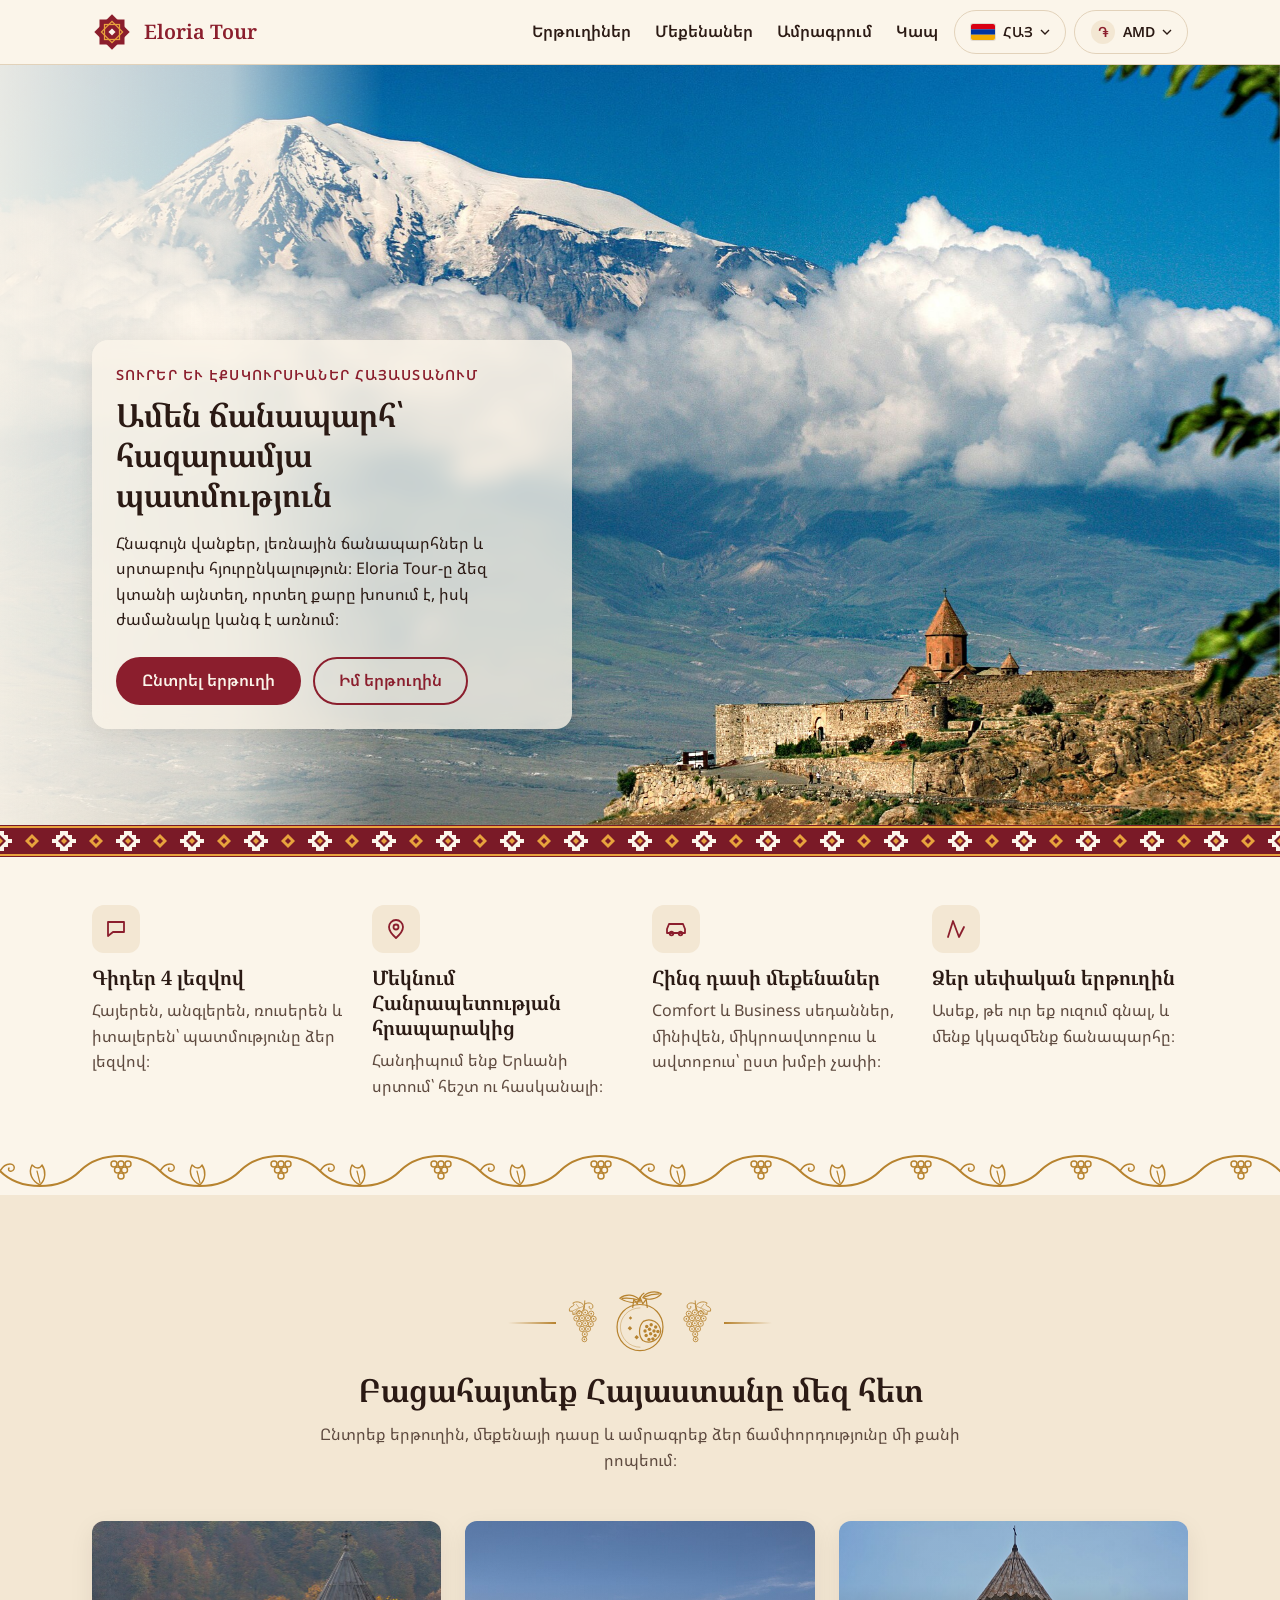
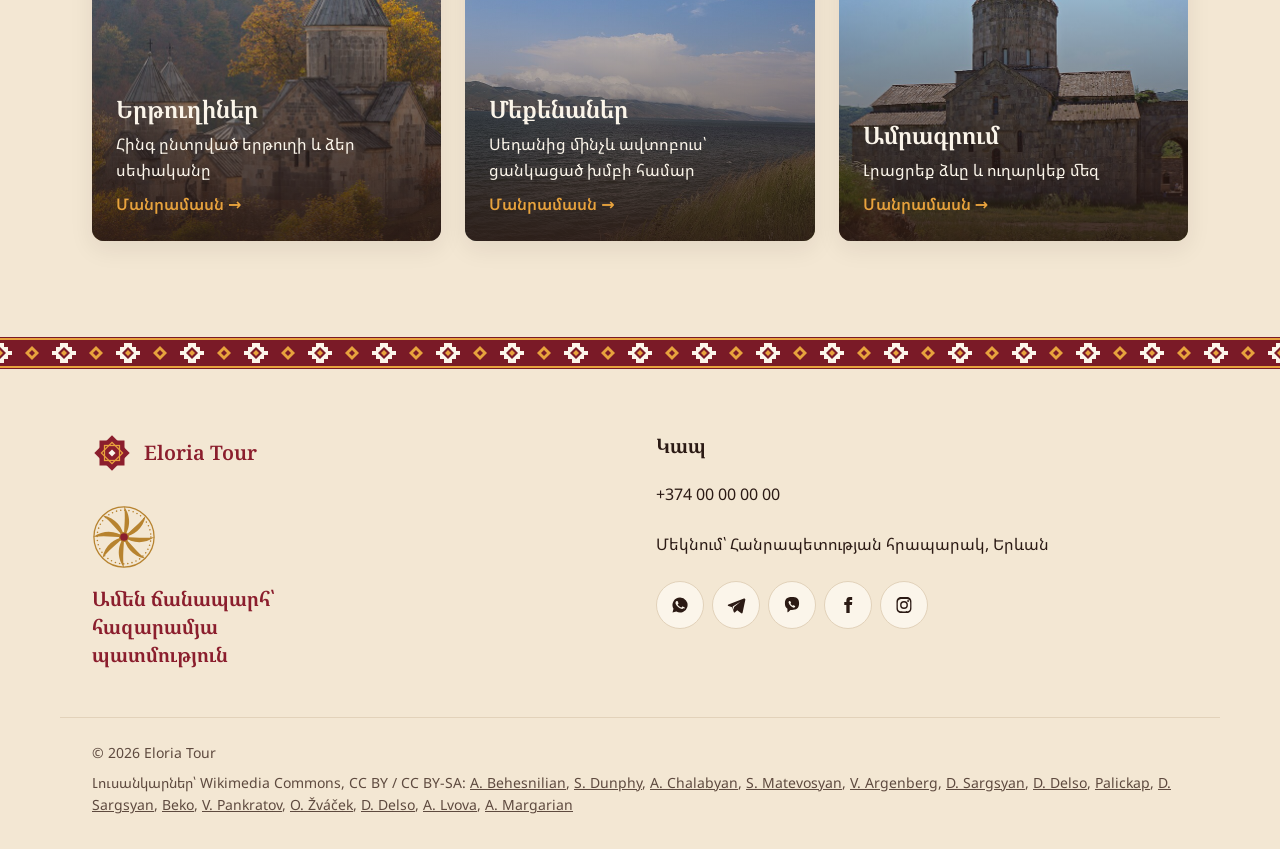
<file: index.html>
<!doctype html>
<html lang="hy">
<script>document.documentElement.classList.add("js")</script>
<script>
  // Browsers keep pages for a while; if a newer version is published, load it
  fetch("version.txt", { cache: "no-store" }).then((r) => r.text()).then((v) => {
    v = v.trim();
    const u = new URL(location.href);
    if (v && v !== "23" && u.searchParams.get("v") !== v) { u.searchParams.set("v", v); location.replace(u); }
  }).catch(() => {});
</script>
<head>
  <meta charset="utf-8">
  <meta name="viewport" content="width=device-width, initial-scale=1">
  <title>Eloria Tour — Տուրեր Հայաստանում</title>
  <meta name="description" content="Eloria Tour — էքսկուրսիաներ Հայաստանի պատմամշակութային և բնական վայրերով։ Tours across Armenia. Туры по Армении.">
  <link rel="icon" href="assets/logo.svg" type="image/svg+xml">
  <link rel="preconnect" href="https://fonts.googleapis.com">
  <link rel="preconnect" href="https://fonts.gstatic.com" crossorigin>
  <link href="https://fonts.googleapis.com/css2?family=Noto+Sans+Armenian:wght@400;600&family=Noto+Sans:wght@400;600&family=Noto+Serif+Armenian:wght@600&family=Noto+Serif:wght@600&display=swap" rel="stylesheet">
  <link rel="stylesheet" href="styles.css?v=23">
</head>
<body data-page="home">

<header class="header">
  <div class="container header__row">
    <a class="logo" href="index.html" aria-label="Eloria Tour">
      <img src="assets/logo.svg" alt="" width="40" height="40">
      <span>Eloria Tour</span>
    </a>
    <nav class="nav" id="nav">
      <a href="routes.html" data-i18n="nav.routes">Երթուղիներ</a>
      <a href="cars.html" data-i18n="nav.classes">Մեքենաներ</a>
      <a href="booking.html" data-i18n="nav.book">Ամրագրում</a>
      <a href="contacts.html" data-i18n="nav.contacts">Կապ</a>
    </nav>
    <div class="picks">
      <div class="pick">
        <button class="pick__btn" type="button" aria-expanded="false" aria-haspopup="true" data-i18n-aria="pick.lang" aria-label="Լեզու"><span class="pick__cur" id="langCur"><img class="flag" src="assets/flags/hy.svg" alt="" width="24" height="16"><span class="pick__code">ՀԱՅ</span></span><svg class="pick__chev" viewBox="0 0 24 24" aria-hidden="true"><path d="M6 9l6 6 6-6"/></svg></button>
        <div class="pick__menu">
          <button type="button" data-lang="hy" data-code="ՀԱՅ"><img class="flag" src="assets/flags/hy.svg" alt="" width="24" height="16">Հայերեն</button>
          <button type="button" data-lang="en" data-code="EN"><img class="flag" src="assets/flags/en.svg" alt="" width="24" height="16">English</button>
          <button type="button" data-lang="ru" data-code="RU"><img class="flag" src="assets/flags/ru.svg" alt="" width="24" height="16">Русский</button>
        </div>
      </div>
      <div class="pick">
        <button class="pick__btn" type="button" aria-expanded="false" aria-haspopup="true" data-i18n-aria="pick.cur" aria-label="Արժույթ"><span class="pick__cur" id="curCur"><span class="sym" aria-hidden="true">֏</span><span class="pick__code">AMD</span></span><svg class="pick__chev" viewBox="0 0 24 24" aria-hidden="true"><path d="M6 9l6 6 6-6"/></svg></button>
        <div class="pick__menu">
          <button type="button" data-cur="AMD"><span class="sym" aria-hidden="true">֏</span><span class="pick__label"><strong>AMD</strong> <span data-i18n="cur.AMD"></span></span></button>
          <button type="button" data-cur="USD"><span class="sym" aria-hidden="true">$</span><span class="pick__label"><strong>USD</strong> <span data-i18n="cur.USD"></span></span></button>
          <button type="button" data-cur="RUB"><span class="sym" aria-hidden="true">₽</span><span class="pick__label"><strong>RUB</strong> <span data-i18n="cur.RUB"></span></span></button>
          <button type="button" data-cur="EUR"><span class="sym" aria-hidden="true">€</span><span class="pick__label"><strong>EUR</strong> <span data-i18n="cur.EUR"></span></span></button>
          <button type="button" data-cur="GEL"><span class="sym" aria-hidden="true">₾</span><span class="pick__label"><strong>GEL</strong> <span data-i18n="cur.GEL"></span></span></button>
        </div>
      </div>
    </div>
    <button class="burger" type="button" aria-expanded="false" aria-controls="nav" data-i18n-aria="nav.menu" aria-label="Մենյու">
      <span></span><span></span><span></span>
    </button>
  </div>
</header>

<main>
  <section class="hero">
    <img class="hero__img" src="assets/img/hero.jpg" alt="" fetchpriority="high">
    <div class="container hero__content">
      <div class="glass">
        <p class="eyebrow" data-i18n="hero.eyebrow">Տուրեր և էքսկուրսիաներ Հայաստանում</p>
        <h1 data-i18n="hero.title">Ամեն ճանապարհ՝ հազարամյա պատմություն</h1>
        <p class="hero__lead" data-i18n="hero.lead">Հնագույն վանքեր, լեռնային ճանապարհներ և սրտաբուխ հյուրընկալություն։ Eloria Tour-ը ձեզ կտանի այնտեղ, որտեղ քարը խոսում է, իսկ ժամանակը կանգ է առնում։</p>
        <div class="hero__actions">
          <a class="btn btn--primary" href="routes.html" data-i18n="hero.cta1">Ընտրել երթուղի</a>
          <a class="btn btn--light" href="booking.html?route=custom" data-i18n="hero.cta2">Իմ երթուղին</a>
        </div>
      </div>
    </div>
  </section>

  <div class="band" aria-hidden="true"></div>

  <section class="section features">
    <div class="container">
      <ul class="features__grid">
        <li class="feature reveal">
          <span class="feature__icon" aria-hidden="true"><svg viewBox="0 0 24 24"><path d="M4 5h16v10H9l-5 4z"/></svg></span>
          <h3 data-i18n="f1.t">Գիդեր 4 լեզվով</h3>
          <p data-i18n="f1.d">Հայերեն, անգլերեն, ռուսերեն և իտալերեն՝ պատմությունը ձեր լեզվով։</p>
        </li>
        <li class="feature reveal">
          <span class="feature__icon" aria-hidden="true"><svg viewBox="0 0 24 24"><path d="M12 21s-7-6.2-7-11a7 7 0 0 1 14 0c0 4.8-7 11-7 11z"/><circle cx="12" cy="10" r="2.5"/></svg></span>
          <h3 data-i18n="f2.t">Մեկնում Հանրապետության հրապարակից</h3>
          <p data-i18n="f2.d">Հանդիպում ենք Երևանի սրտում՝ հեշտ ու հասկանալի։</p>
        </li>
        <li class="feature reveal">
          <span class="feature__icon" aria-hidden="true"><svg viewBox="0 0 24 24"><path d="M3 16v-4l2-5h14l2 5v4z"/><circle cx="7.5" cy="16.5" r="1.8"/><circle cx="16.5" cy="16.5" r="1.8"/></svg></span>
          <h3 data-i18n="f3.t">Հինգ դասի մեքենաներ</h3>
          <p data-i18n="f3.d">Comfort և Business սեդաններ, մինիվեն, միկրոավտոբուս և ավտոբուս՝ ըստ խմբի չափի։</p>
        </li>
        <li class="feature reveal">
          <span class="feature__icon" aria-hidden="true"><svg viewBox="0 0 24 24"><path d="M4 20 9 4l6 16 5-10"/></svg></span>
          <h3 data-i18n="f4.t">Ձեր սեփական երթուղին</h3>
          <p data-i18n="f4.d">Ասեք, թե ուր եք ուզում գնալ, և մենք կկազմենք ճանապարհը։</p>
        </li>
      </ul>
    </div>
  </section>

  <div class="vine" aria-hidden="true"></div>

  <section class="section explore">
    <div class="container">
      <header class="section__head reveal">
        <div class="ornament" aria-hidden="true"><img src="assets/grapes.svg" alt="" width="40" height="45"><img src="assets/pomegranate.svg" alt="" width="56" height="63"><img class="flip" src="assets/grapes.svg" alt="" width="40" height="45"></div>
        <h2 data-i18n="home.t">Բացահայտեք Հայաստանը մեզ հետ</h2>
        <p data-i18n="home.d">Ընտրեք երթուղին, մեքենայի դասը և ամրագրեք ձեր ճամփորդությունը մի քանի րոպեում։</p>
      </header>
      <div class="tiles">
        <a class="tile reveal" href="routes.html">
          <img src="assets/img/haghartsin.jpg" alt="" loading="lazy" width="960" height="640">
          <span class="tile__body">
            <span class="tile__title" data-i18n="nav.routes">Երթուղիներ</span>
            <span class="tile__text" data-i18n="tile.routes">Հինգ ընտրված երթուղի և ձեր սեփականը</span>
            <span class="tile__more"><span data-i18n="home.more">Մանրամասն</span> →</span>
          </span>
        </a>
        <a class="tile reveal" href="cars.html">
          <img src="assets/img/sevan.jpg" alt="" loading="lazy" width="960" height="640">
          <span class="tile__body">
            <span class="tile__title" data-i18n="nav.classes">Մեքենաներ</span>
            <span class="tile__text" data-i18n="tile.cars">Սեդանից մինչև ավտոբուս՝ ցանկացած խմբի համար</span>
            <span class="tile__more"><span data-i18n="home.more">Մանրամասն</span> →</span>
          </span>
        </a>
        <a class="tile reveal" href="booking.html">
          <img src="assets/img/tatev.jpg" alt="" loading="lazy" width="960" height="640">
          <span class="tile__body">
            <span class="tile__title" data-i18n="nav.book">Ամրագրում</span>
            <span class="tile__text" data-i18n="tile.book">Լրացրեք ձևը և ուղարկեք մեզ</span>
            <span class="tile__more"><span data-i18n="home.more">Մանրամասն</span> →</span>
          </span>
        </a>
      </div>
    </div>
  </section>

</main>

<div class="band" aria-hidden="true"></div>

<footer class="footer">
  <div class="container footer__grid">
    <div>
      <a class="logo" href="index.html">
        <img src="assets/logo.svg" alt="" width="40" height="40">
        <span>Eloria Tour</span>
      </a>
      <img class="footer__rosette" src="assets/rosette.svg" alt="" width="64" height="64">
      <p class="footer__motto" data-i18n="hero.title">Ամեն ճանապարհ՝ հազարամյա պատմություն</p>
    </div>
    <div>
      <h3 data-i18n="nav.contacts">Կապ</h3>
      <!-- Placeholder contacts: replace number and handles when ready -->
      <ul class="contacts">
        <li><a href="tel:+37400000000">+374 00 00 00 00</a></li>
        <li><a href="https://yandex.com/maps/?pt=44.5126,40.1777&amp;z=16" target="_blank" rel="noopener" data-i18n="contacts.meet">Մեկնում՝ Հանրապետության հրապարակ, Երևան</a></li>
      </ul>
      <div class="socials">
        <a href="https://wa.me/37400000000" target="_blank" rel="noopener" aria-label="WhatsApp"><svg viewBox="0 0 24 24"><path d="M12 3a9 9 0 0 0-7.8 13.5L3 21l4.6-1.2A9 9 0 1 0 12 3zm4.4 12.6c-.2.6-1.1 1.1-1.6 1.1-.4 0-.9.1-3-.8-2.5-1-4.1-3.6-4.2-3.8-.1-.2-1-1.3-1-2.5s.6-1.8.9-2c.2-.3.5-.3.7-.3h.5c.2 0 .4 0 .6.5l.8 1.9c.1.1.1.3 0 .5l-.3.5-.4.4c-.1.1-.3.3-.1.6.2.3.7 1.2 1.6 1.9 1.1.9 2 1.2 2.3 1.4.3.1.5.1.6-.1l.9-1c.2-.3.4-.2.6-.1l1.8.9c.3.1.4.2.5.3 0 .2 0 .9-.2 1.5z"/></svg></a>
        <a href="https://t.me/eloriatour" target="_blank" rel="noopener" aria-label="Telegram"><svg viewBox="0 0 24 24"><path d="M21.5 4.3 2.9 11.4c-1 .4-1 1.6 0 1.9l4.6 1.5 1.8 5.6c.2.7 1.1.9 1.6.4l2.6-2.4 4.8 3.5c.6.4 1.4.1 1.6-.6l3.3-15.5c.2-1-.8-1.8-1.7-1.5zM9.7 14.3l-.4 3.6-1.3-4 9.3-5.9z"/></svg></a>
        <a href="viber://chat?number=%2B37400000000" aria-label="Viber"><svg viewBox="0 0 24 24"><path d="M12 2.5c-5 0-8.5 1.6-8.5 7.5 0 3.4 1.1 5.4 3 6.5V20c0 .6.7.9 1.1.5l2.5-2.6H12c5 0 8.5-1.6 8.5-7.9S17 2.5 12 2.5zm3.9 11.7c-.4.6-1 1.1-1.7 1-2.9-.6-5.6-3.2-6.3-6.2-.1-.7.4-1.4 1-1.7.4-.2.8 0 1 .3l.9 1.3c.2.3.1.8-.2 1l-.4.3c.4 1.2 1.4 2.2 2.6 2.7l.3-.4c.2-.3.7-.4 1-.2l1.4.9c.4.2.5.7.4 1z"/></svg></a>
        <a href="https://facebook.com/eloriatour" target="_blank" rel="noopener" aria-label="Facebook"><svg viewBox="0 0 24 24"><path d="M14 8.5V7c0-.8.5-1 1-1h2V2.5h-3c-3 0-4 2-4 4.3v1.7H7.5V12H10v9.5h4V12h2.7l.4-3.5z"/></svg></a>
        <a href="https://instagram.com/eloriatour" target="_blank" rel="noopener" aria-label="Instagram"><svg viewBox="0 0 24 24"><path d="M12 7.3A4.7 4.7 0 1 0 12 16.7 4.7 4.7 0 0 0 12 7.3zm0 7.7a3 3 0 1 1 0-6 3 3 0 0 1 0 6zm4.9-8.9a1.1 1.1 0 1 0 0 2.2 1.1 1.1 0 0 0 0-2.2zM20.9 7.9c-.1-1.5-.4-2.8-1.5-3.9s-2.4-1.4-3.9-1.5H8.5C7 2.6 5.7 2.9 4.6 4S3.1 6.4 3 7.9v8.2c.1 1.5.4 2.8 1.5 3.9s2.4 1.4 3.9 1.5h7.1c1.5-.1 2.8-.4 3.9-1.5s1.4-2.4 1.5-3.9zM19 17.6a3 3 0 0 1-1.7 1.7c-1.2.5-4 .4-5.3.4s-4.1.1-5.3-.4A3 3 0 0 1 5 17.6c-.5-1.2-.4-4-.4-5.3s-.1-4.1.4-5.3A3 3 0 0 1 6.7 5.3c1.2-.5 4-.4 5.3-.4s4.1-.1 5.3.4A3 3 0 0 1 19 7c.5 1.2.4 4 .4 5.3s.1 4.1-.4 5.3z"/></svg></a>
      </div>
    </div>
  </div>
  <div class="container footer__bottom">
    <p>© <span id="year">2026</span> Eloria Tour</p>
    <p class="credits"><span data-i18n="credits">Լուսանկարներ՝ Wikimedia Commons, CC BY / CC BY-SA</span>:
      <a href="https://commons.wikimedia.org/wiki/File:Khor_Virap_Monastery_and_Mount_Ararat,_Armenia.jpg" target="_blank" rel="noopener">A. Behesnilian</a>,
      <a href="https://commons.wikimedia.org/wiki/File:Old_Dilijan_Complex_(5062752571).jpg" target="_blank" rel="noopener">S. Dunphy</a>,
      <a href="https://commons.wikimedia.org/wiki/File:Haghartsin_monastery_in_Fall_2019.jpg" target="_blank" rel="noopener">A. Chalabyan</a>,
      <a href="https://commons.wikimedia.org/wiki/File:Goshavank_monastery_88.JPG" target="_blank" rel="noopener">S. Matevosyan</a>,
      <a href="https://commons.wikimedia.org/wiki/File:Garni_Temple,_Armenia,_Armenia.jpg" target="_blank" rel="noopener">V. Argenberg</a>,
      <a href="https://commons.wikimedia.org/wiki/File:Garni_Gorge_1_2.jpg" target="_blank" rel="noopener">D. Sargsyan</a>,
      <a href="https://commons.wikimedia.org/wiki/File:Monasterio_de_Geghard,_Armenia,_2016-10-02,_DD_63.jpg" target="_blank" rel="noopener">D. Delso</a>,
      <a href="https://commons.wikimedia.org/wiki/File:Areni,_wine_factory_(2).jpg" target="_blank" rel="noopener">Palickap</a>,
      <a href="https://commons.wikimedia.org/wiki/File:Lake_Sevan_014.jpg" target="_blank" rel="noopener">D. Sargsyan</a>,
      <a href="https://commons.wikimedia.org/wiki/File:Lake_Parz,_Dilijan_National_Park_24.jpg" target="_blank" rel="noopener">Beko</a>,
      <a href="https://commons.wikimedia.org/wiki/File:Jermuk_waterfall_on_an_autumn_evening.jpg" target="_blank" rel="noopener">V. Pankratov</a>,
      <a href="https://commons.wikimedia.org/wiki/File:Goris_City_Stadium.jpg" target="_blank" rel="noopener">O. Žváček</a>,
      <a href="https://commons.wikimedia.org/wiki/File:Monasterio_Noravank,_Armenia,_2016-10-01,_DD_28.jpg" target="_blank" rel="noopener">D. Delso</a>,
      <a href="https://commons.wikimedia.org/wiki/File:Sevanavank_on_1.09.23,_36.jpg" target="_blank" rel="noopener">A. Lvova</a>,
      <a href="https://commons.wikimedia.org/wiki/File:Tatev_Monastery_23-06-2018.jpg" target="_blank" rel="noopener">A. Margarian</a>
    </p>
  </div>
</footer>

<div class="toast" id="toast" role="status" aria-live="polite"></div>

<script src="script.js?v=23"></script>
</body>
</html>
</file>
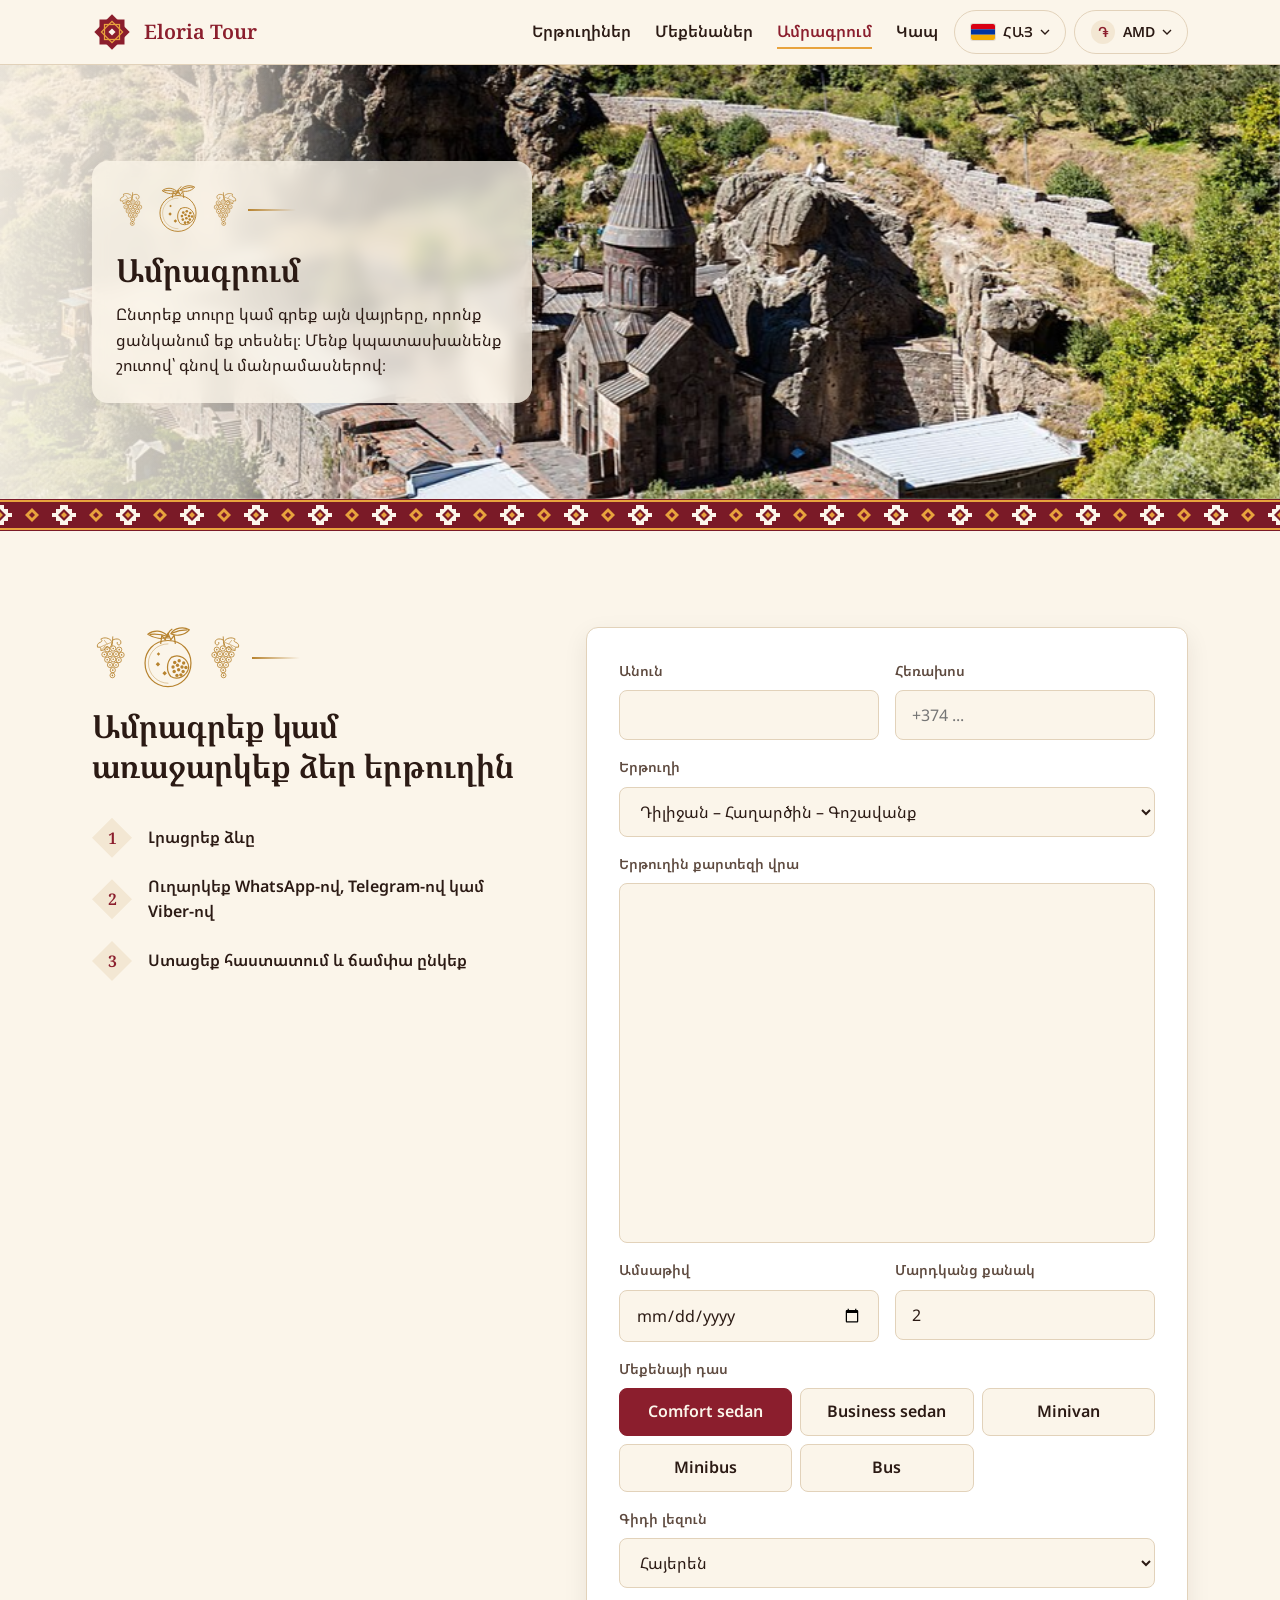
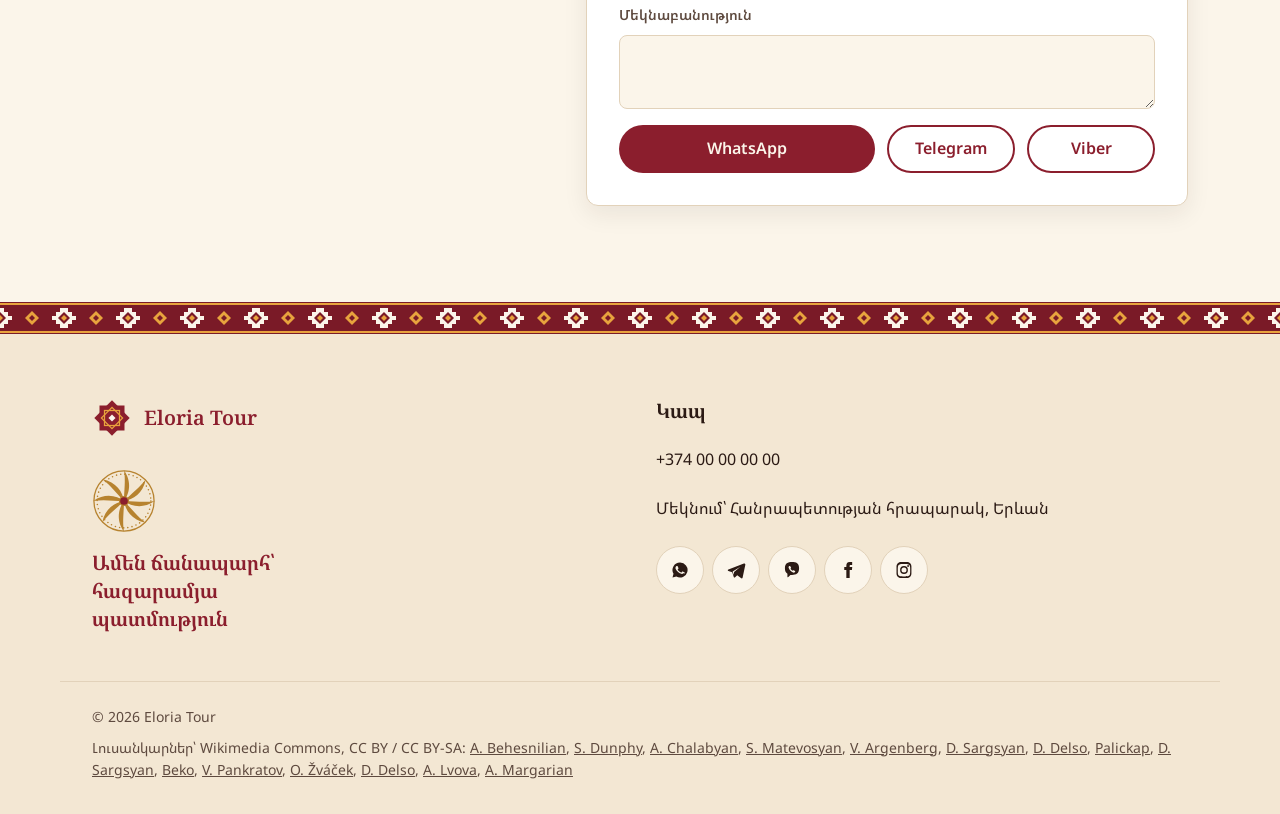
<file: booking.html>
<!doctype html>
<html lang="hy">
<script>document.documentElement.classList.add("js")</script>
<script>
  // Browsers keep pages for a while; if a newer version is published, load it
  fetch("version.txt", { cache: "no-store" }).then((r) => r.text()).then((v) => {
    v = v.trim();
    const u = new URL(location.href);
    if (v && v !== "23" && u.searchParams.get("v") !== v) { u.searchParams.set("v", v); location.replace(u); }
  }).catch(() => {});
</script>
<head>
  <meta charset="utf-8">
  <meta name="viewport" content="width=device-width, initial-scale=1">
  <title>Eloria Tour — Տուրեր Հայաստանում</title>
  <meta name="description" content="Eloria Tour — էքսկուրսիաներ Հայաստանի պատմամշակութային և բնական վայրերով։ Tours across Armenia. Туры по Армении.">
  <link rel="icon" href="assets/logo.svg" type="image/svg+xml">
  <link rel="preconnect" href="https://fonts.googleapis.com">
  <link rel="preconnect" href="https://fonts.gstatic.com" crossorigin>
  <link href="https://fonts.googleapis.com/css2?family=Noto+Sans+Armenian:wght@400;600&family=Noto+Sans:wght@400;600&family=Noto+Serif+Armenian:wght@600&family=Noto+Serif:wght@600&display=swap" rel="stylesheet">
  <link rel="stylesheet" href="styles.css?v=23">
</head>
<body data-page="book">

<header class="header">
  <div class="container header__row">
    <a class="logo" href="index.html" aria-label="Eloria Tour">
      <img src="assets/logo.svg" alt="" width="40" height="40">
      <span>Eloria Tour</span>
    </a>
    <nav class="nav" id="nav">
      <a href="routes.html" data-i18n="nav.routes">Երթուղիներ</a>
      <a href="cars.html" data-i18n="nav.classes">Մեքենաներ</a>
      <a href="booking.html" data-i18n="nav.book" aria-current="page">Ամրագրում</a>
      <a href="contacts.html" data-i18n="nav.contacts">Կապ</a>
    </nav>
    <div class="picks">
      <div class="pick">
        <button class="pick__btn" type="button" aria-expanded="false" aria-haspopup="true" data-i18n-aria="pick.lang" aria-label="Լեզու"><span class="pick__cur" id="langCur"><img class="flag" src="assets/flags/hy.svg" alt="" width="24" height="16"><span class="pick__code">ՀԱՅ</span></span><svg class="pick__chev" viewBox="0 0 24 24" aria-hidden="true"><path d="M6 9l6 6 6-6"/></svg></button>
        <div class="pick__menu">
          <button type="button" data-lang="hy" data-code="ՀԱՅ"><img class="flag" src="assets/flags/hy.svg" alt="" width="24" height="16">Հայերեն</button>
          <button type="button" data-lang="en" data-code="EN"><img class="flag" src="assets/flags/en.svg" alt="" width="24" height="16">English</button>
          <button type="button" data-lang="ru" data-code="RU"><img class="flag" src="assets/flags/ru.svg" alt="" width="24" height="16">Русский</button>
        </div>
      </div>
      <div class="pick">
        <button class="pick__btn" type="button" aria-expanded="false" aria-haspopup="true" data-i18n-aria="pick.cur" aria-label="Արժույթ"><span class="pick__cur" id="curCur"><span class="sym" aria-hidden="true">֏</span><span class="pick__code">AMD</span></span><svg class="pick__chev" viewBox="0 0 24 24" aria-hidden="true"><path d="M6 9l6 6 6-6"/></svg></button>
        <div class="pick__menu">
          <button type="button" data-cur="AMD"><span class="sym" aria-hidden="true">֏</span><span class="pick__label"><strong>AMD</strong> <span data-i18n="cur.AMD"></span></span></button>
          <button type="button" data-cur="USD"><span class="sym" aria-hidden="true">$</span><span class="pick__label"><strong>USD</strong> <span data-i18n="cur.USD"></span></span></button>
          <button type="button" data-cur="RUB"><span class="sym" aria-hidden="true">₽</span><span class="pick__label"><strong>RUB</strong> <span data-i18n="cur.RUB"></span></span></button>
          <button type="button" data-cur="EUR"><span class="sym" aria-hidden="true">€</span><span class="pick__label"><strong>EUR</strong> <span data-i18n="cur.EUR"></span></span></button>
          <button type="button" data-cur="GEL"><span class="sym" aria-hidden="true">₾</span><span class="pick__label"><strong>GEL</strong> <span data-i18n="cur.GEL"></span></span></button>
        </div>
      </div>
    </div>
    <button class="burger" type="button" aria-expanded="false" aria-controls="nav" data-i18n-aria="nav.menu" aria-label="Մենյու">
      <span></span><span></span><span></span>
    </button>
  </div>
</header>

<main>
  <section class="page-hero">
    <img class="page-hero__img page-hero__img--upper" src="assets/img/geghard.jpg" alt="" fetchpriority="high">
    <div class="container page-hero__content">
      <div class="glass">
        <div class="ornament" aria-hidden="true"><img src="assets/grapes.svg" alt="" width="40" height="45"><img src="assets/pomegranate.svg" alt="" width="56" height="63"><img class="flip" src="assets/grapes.svg" alt="" width="40" height="45"></div>
        <h1 data-i18n="nav.book">Ամրագրում</h1>
        <p data-i18n="book.lead">Ընտրեք տուրը կամ գրեք այն վայրերը, որոնք ցանկանում եք տեսնել։ Մենք կպատասխանենք շուտով՝ գնով և մանրամասներով։</p>
      </div>
    </div>
  </section>

  <div class="band" aria-hidden="true"></div>

  <section class="section book" id="book">
    <div class="container book__grid">
      <div class="book__intro reveal">
        <div class="ornament" aria-hidden="true"><img src="assets/grapes.svg" alt="" width="32" height="38"><img src="assets/pomegranate.svg" alt="" width="48" height="54"><img class="flip" src="assets/grapes.svg" alt="" width="32" height="38"></div>
        <h2 data-i18n="book.title">Ամրագրեք կամ առաջարկեք ձեր երթուղին</h2>
                <ol class="steps">
          <li data-i18n="book.s1">Լրացրեք ձևը</li>
          <li data-i18n="book.s2">Ուղարկեք WhatsApp-ով, Telegram-ով կամ Viber-ով</li>
          <li data-i18n="book.s3">Ստացեք հաստատում և ճամփա ընկեք</li>
        </ol>
      </div>

      <form class="form reveal" id="bookForm" novalidate>
        <div class="field">
          <label for="f-name" data-i18n="form.name">Անուն</label>
          <input id="f-name" name="name" required autocomplete="name">
        </div>
        <div class="field">
          <label for="f-phone" data-i18n="form.phone">Հեռախոս</label>
          <input id="f-phone" name="phone" type="tel" required autocomplete="tel" placeholder="+374 ...">
        </div>
        <div class="field field--full">
          <label for="f-route" data-i18n="form.route">Երթուղի</label>
          <select id="f-route" name="route"></select>
        </div>
        <div class="field field--full route-map" id="routeMap" hidden>
          <span class="route-map__label" data-i18n="form.map">Երթուղին քարտեզի վրա</span>
          <iframe loading="lazy" data-i18n-title="form.map" title="Երթուղին քարտեզի վրա"></iframe>
        </div>
        <div class="field field--full" id="customField" hidden>
          <label for="f-custom" data-i18n="form.custom">Որտե՞ղ եք ուզում գնալ</label>
          <textarea id="f-custom" name="custom" rows="3" data-i18n-ph="form.customPh" placeholder="Օրինակ՝ Ամբերդ, Արագած, Սաղմոսավանք"></textarea>
        </div>
        <div class="field">
          <label for="f-date" data-i18n="form.date">Ամսաթիվ</label>
          <input id="f-date" name="date" type="date" required>
        </div>
        <div class="field">
          <label for="f-people" data-i18n="form.people">Մարդկանց քանակ</label>
          <input id="f-people" name="people" type="number" min="1" max="50" value="2">
        </div>
        <fieldset class="field field--full">
          <legend data-i18n="form.class">Մեքենայի դաս</legend>
          <div class="segmented">
            <label><input type="radio" name="class" value="comfort-sedan" checked><span>Comfort sedan</span></label>
            <label><input type="radio" name="class" value="business-sedan"><span>Business sedan</span></label>
            <label><input type="radio" name="class" value="minivan"><span>Minivan</span></label>
            <label><input type="radio" name="class" value="minibus"><span>Minibus</span></label>
            <label><input type="radio" name="class" value="bus"><span>Bus</span></label>
          </div>
        </fieldset>
        <div class="field field--full">
          <label for="f-lang" data-i18n="form.guide">Գիդի լեզուն</label>
          <select id="f-lang" name="guide">
            <option value="hy" data-i18n="lang.hy">Հայերեն</option>
            <option value="en" data-i18n="lang.en">Անգլերեն</option>
            <option value="ru" data-i18n="lang.ru">Ռուսերեն</option>
            <option value="it" data-i18n="lang.it">Իտալերեն</option>
          </select>
        </div>
        <div class="field field--full">
          <label for="f-note" data-i18n="form.note">Մեկնաբանություն</label>
          <textarea id="f-note" name="note" rows="2"></textarea>
        </div>
        <p class="form__error" id="formError" role="alert" hidden data-i18n="form.error">Խնդրում ենք լրացնել անունը, հեռախոսը և ամսաթիվը։</p>
        <div class="form__send field--full">
          <button class="btn btn--primary" type="submit" data-via="whatsapp">WhatsApp</button>
          <button class="btn btn--light" type="submit" data-via="telegram">Telegram</button>
          <button class="btn btn--light" type="submit" data-via="viber">Viber</button>
        </div>
      </form>
    </div>
  </section>
</main>

<div class="band" aria-hidden="true"></div>

<footer class="footer">
  <div class="container footer__grid">
    <div>
      <a class="logo" href="index.html">
        <img src="assets/logo.svg" alt="" width="40" height="40">
        <span>Eloria Tour</span>
      </a>
      <img class="footer__rosette" src="assets/rosette.svg" alt="" width="64" height="64">
      <p class="footer__motto" data-i18n="hero.title">Ամեն ճանապարհ՝ հազարամյա պատմություն</p>
    </div>
    <div>
      <h3 data-i18n="nav.contacts">Կապ</h3>
      <!-- Placeholder contacts: replace number and handles when ready -->
      <ul class="contacts">
        <li><a href="tel:+37400000000">+374 00 00 00 00</a></li>
        <li><a href="https://yandex.com/maps/?pt=44.5126,40.1777&amp;z=16" target="_blank" rel="noopener" data-i18n="contacts.meet">Մեկնում՝ Հանրապետության հրապարակ, Երևան</a></li>
      </ul>
      <div class="socials">
        <a href="https://wa.me/37400000000" target="_blank" rel="noopener" aria-label="WhatsApp"><svg viewBox="0 0 24 24"><path d="M12 3a9 9 0 0 0-7.8 13.5L3 21l4.6-1.2A9 9 0 1 0 12 3zm4.4 12.6c-.2.6-1.1 1.1-1.6 1.1-.4 0-.9.1-3-.8-2.5-1-4.1-3.6-4.2-3.8-.1-.2-1-1.3-1-2.5s.6-1.8.9-2c.2-.3.5-.3.7-.3h.5c.2 0 .4 0 .6.5l.8 1.9c.1.1.1.3 0 .5l-.3.5-.4.4c-.1.1-.3.3-.1.6.2.3.7 1.2 1.6 1.9 1.1.9 2 1.2 2.3 1.4.3.1.5.1.6-.1l.9-1c.2-.3.4-.2.6-.1l1.8.9c.3.1.4.2.5.3 0 .2 0 .9-.2 1.5z"/></svg></a>
        <a href="https://t.me/eloriatour" target="_blank" rel="noopener" aria-label="Telegram"><svg viewBox="0 0 24 24"><path d="M21.5 4.3 2.9 11.4c-1 .4-1 1.6 0 1.9l4.6 1.5 1.8 5.6c.2.7 1.1.9 1.6.4l2.6-2.4 4.8 3.5c.6.4 1.4.1 1.6-.6l3.3-15.5c.2-1-.8-1.8-1.7-1.5zM9.7 14.3l-.4 3.6-1.3-4 9.3-5.9z"/></svg></a>
        <a href="viber://chat?number=%2B37400000000" aria-label="Viber"><svg viewBox="0 0 24 24"><path d="M12 2.5c-5 0-8.5 1.6-8.5 7.5 0 3.4 1.1 5.4 3 6.5V20c0 .6.7.9 1.1.5l2.5-2.6H12c5 0 8.5-1.6 8.5-7.9S17 2.5 12 2.5zm3.9 11.7c-.4.6-1 1.1-1.7 1-2.9-.6-5.6-3.2-6.3-6.2-.1-.7.4-1.4 1-1.7.4-.2.8 0 1 .3l.9 1.3c.2.3.1.8-.2 1l-.4.3c.4 1.2 1.4 2.2 2.6 2.7l.3-.4c.2-.3.7-.4 1-.2l1.4.9c.4.2.5.7.4 1z"/></svg></a>
        <a href="https://facebook.com/eloriatour" target="_blank" rel="noopener" aria-label="Facebook"><svg viewBox="0 0 24 24"><path d="M14 8.5V7c0-.8.5-1 1-1h2V2.5h-3c-3 0-4 2-4 4.3v1.7H7.5V12H10v9.5h4V12h2.7l.4-3.5z"/></svg></a>
        <a href="https://instagram.com/eloriatour" target="_blank" rel="noopener" aria-label="Instagram"><svg viewBox="0 0 24 24"><path d="M12 7.3A4.7 4.7 0 1 0 12 16.7 4.7 4.7 0 0 0 12 7.3zm0 7.7a3 3 0 1 1 0-6 3 3 0 0 1 0 6zm4.9-8.9a1.1 1.1 0 1 0 0 2.2 1.1 1.1 0 0 0 0-2.2zM20.9 7.9c-.1-1.5-.4-2.8-1.5-3.9s-2.4-1.4-3.9-1.5H8.5C7 2.6 5.7 2.9 4.6 4S3.1 6.4 3 7.9v8.2c.1 1.5.4 2.8 1.5 3.9s2.4 1.4 3.9 1.5h7.1c1.5-.1 2.8-.4 3.9-1.5s1.4-2.4 1.5-3.9zM19 17.6a3 3 0 0 1-1.7 1.7c-1.2.5-4 .4-5.3.4s-4.1.1-5.3-.4A3 3 0 0 1 5 17.6c-.5-1.2-.4-4-.4-5.3s-.1-4.1.4-5.3A3 3 0 0 1 6.7 5.3c1.2-.5 4-.4 5.3-.4s4.1-.1 5.3.4A3 3 0 0 1 19 7c.5 1.2.4 4 .4 5.3s.1 4.1-.4 5.3z"/></svg></a>
      </div>
    </div>
  </div>
  <div class="container footer__bottom">
    <p>© <span id="year">2026</span> Eloria Tour</p>
    <p class="credits"><span data-i18n="credits">Լուսանկարներ՝ Wikimedia Commons, CC BY / CC BY-SA</span>:
      <a href="https://commons.wikimedia.org/wiki/File:Khor_Virap_Monastery_and_Mount_Ararat,_Armenia.jpg" target="_blank" rel="noopener">A. Behesnilian</a>,
      <a href="https://commons.wikimedia.org/wiki/File:Old_Dilijan_Complex_(5062752571).jpg" target="_blank" rel="noopener">S. Dunphy</a>,
      <a href="https://commons.wikimedia.org/wiki/File:Haghartsin_monastery_in_Fall_2019.jpg" target="_blank" rel="noopener">A. Chalabyan</a>,
      <a href="https://commons.wikimedia.org/wiki/File:Goshavank_monastery_88.JPG" target="_blank" rel="noopener">S. Matevosyan</a>,
      <a href="https://commons.wikimedia.org/wiki/File:Garni_Temple,_Armenia,_Armenia.jpg" target="_blank" rel="noopener">V. Argenberg</a>,
      <a href="https://commons.wikimedia.org/wiki/File:Garni_Gorge_1_2.jpg" target="_blank" rel="noopener">D. Sargsyan</a>,
      <a href="https://commons.wikimedia.org/wiki/File:Monasterio_de_Geghard,_Armenia,_2016-10-02,_DD_63.jpg" target="_blank" rel="noopener">D. Delso</a>,
      <a href="https://commons.wikimedia.org/wiki/File:Areni,_wine_factory_(2).jpg" target="_blank" rel="noopener">Palickap</a>,
      <a href="https://commons.wikimedia.org/wiki/File:Lake_Sevan_014.jpg" target="_blank" rel="noopener">D. Sargsyan</a>,
      <a href="https://commons.wikimedia.org/wiki/File:Lake_Parz,_Dilijan_National_Park_24.jpg" target="_blank" rel="noopener">Beko</a>,
      <a href="https://commons.wikimedia.org/wiki/File:Jermuk_waterfall_on_an_autumn_evening.jpg" target="_blank" rel="noopener">V. Pankratov</a>,
      <a href="https://commons.wikimedia.org/wiki/File:Goris_City_Stadium.jpg" target="_blank" rel="noopener">O. Žváček</a>,
      <a href="https://commons.wikimedia.org/wiki/File:Monasterio_Noravank,_Armenia,_2016-10-01,_DD_28.jpg" target="_blank" rel="noopener">D. Delso</a>,
      <a href="https://commons.wikimedia.org/wiki/File:Sevanavank_on_1.09.23,_36.jpg" target="_blank" rel="noopener">A. Lvova</a>,
      <a href="https://commons.wikimedia.org/wiki/File:Tatev_Monastery_23-06-2018.jpg" target="_blank" rel="noopener">A. Margarian</a>
    </p>
  </div>
</footer>

<div class="toast" id="toast" role="status" aria-live="polite"></div>

<script src="script.js?v=23"></script>
</body>
</html>
</file>
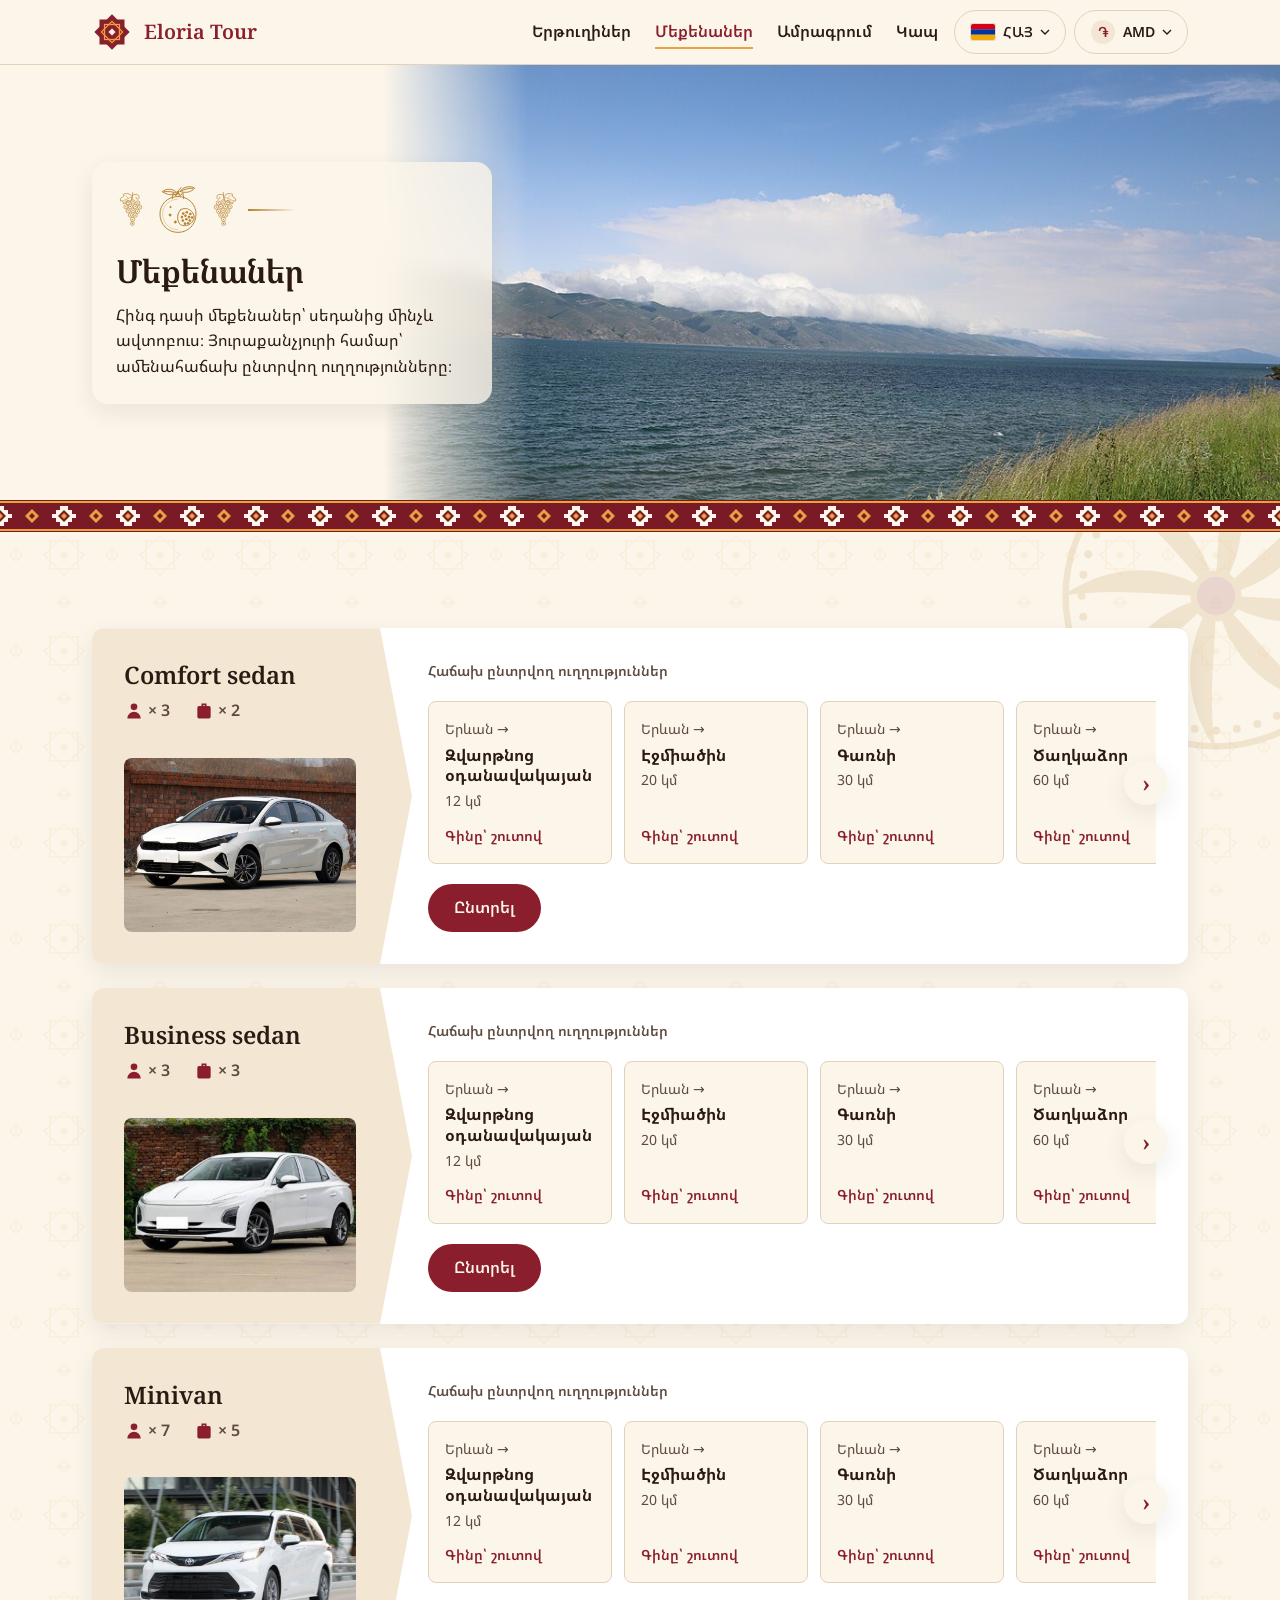
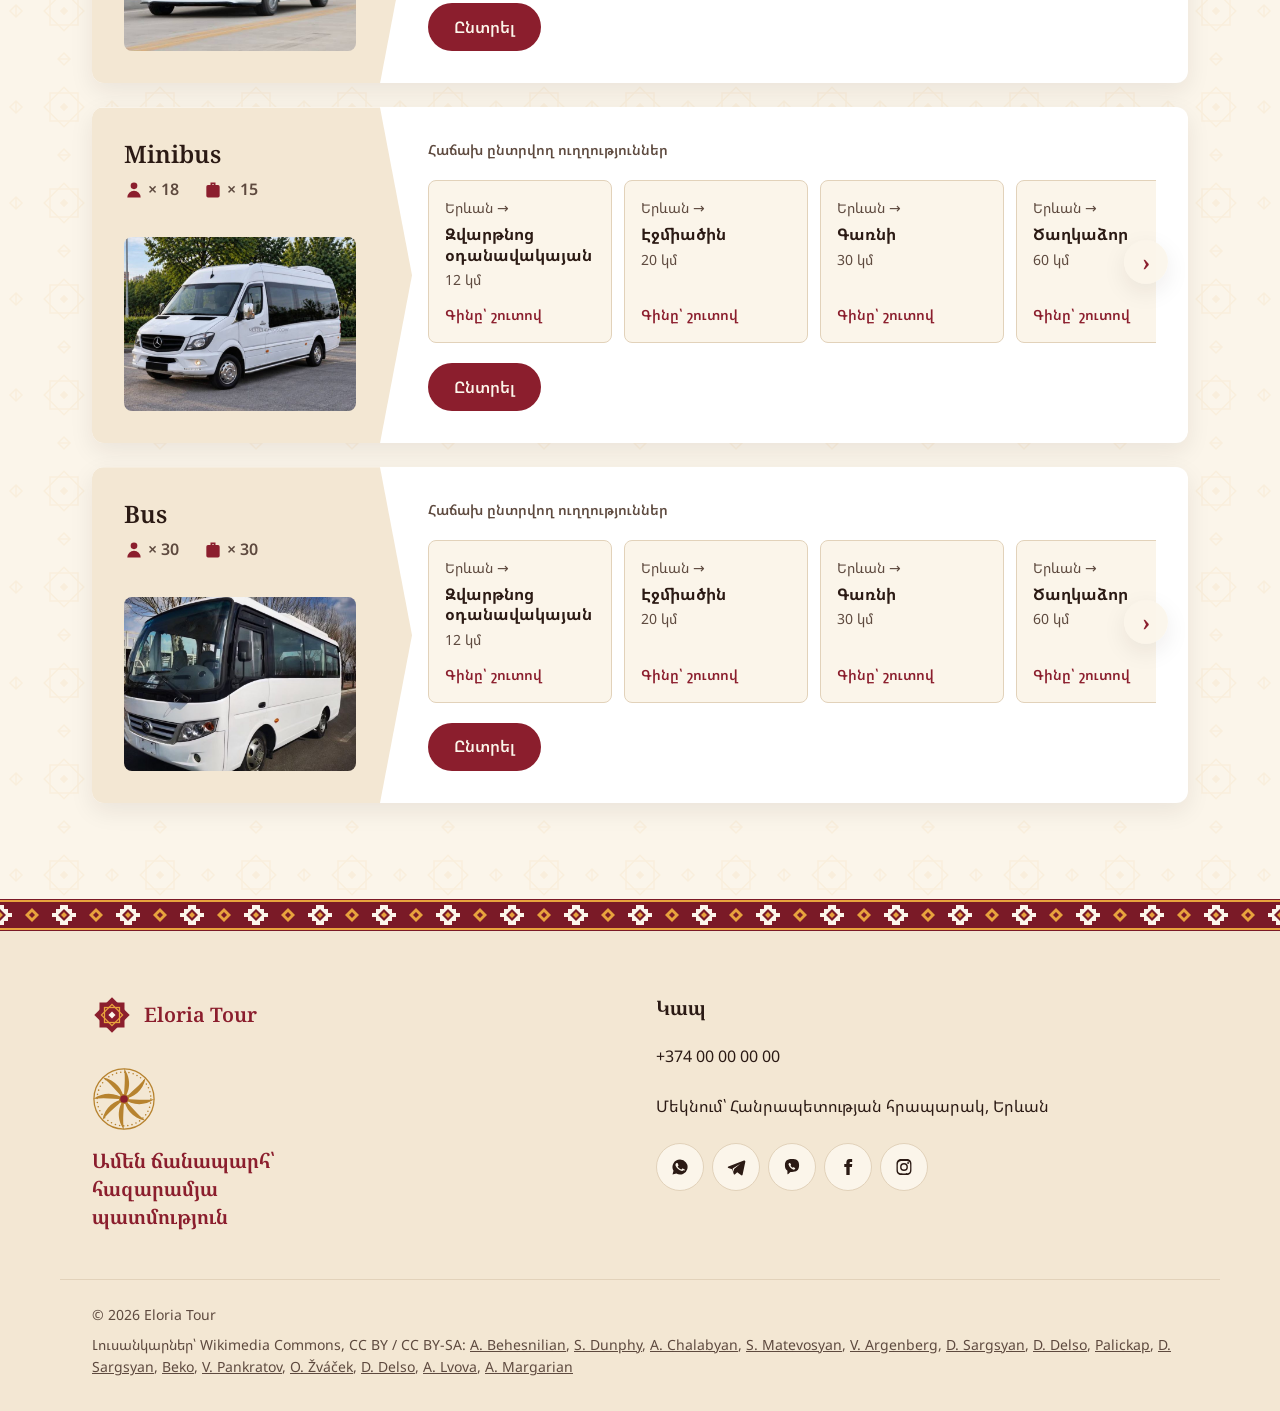
<file: cars.html>
<!doctype html>
<html lang="hy">
<script>document.documentElement.classList.add("js")</script>
<script>
  // Browsers keep pages for a while; if a newer version is published, load it
  fetch("version.txt", { cache: "no-store" }).then((r) => r.text()).then((v) => {
    v = v.trim();
    const u = new URL(location.href);
    if (v && v !== "23" && u.searchParams.get("v") !== v) { u.searchParams.set("v", v); location.replace(u); }
  }).catch(() => {});
</script>
<head>
  <meta charset="utf-8">
  <meta name="viewport" content="width=device-width, initial-scale=1">
  <title>Eloria Tour — Տուրեր Հայաստանում</title>
  <meta name="description" content="Eloria Tour — էքսկուրսիաներ Հայաստանի պատմամշակութային և բնական վայրերով։ Tours across Armenia. Туры по Армении.">
  <link rel="icon" href="assets/logo.svg" type="image/svg+xml">
  <link rel="preconnect" href="https://fonts.googleapis.com">
  <link rel="preconnect" href="https://fonts.gstatic.com" crossorigin>
  <link href="https://fonts.googleapis.com/css2?family=Noto+Sans+Armenian:wght@400;600&family=Noto+Sans:wght@400;600&family=Noto+Serif+Armenian:wght@600&family=Noto+Serif:wght@600&display=swap" rel="stylesheet">
  <link rel="stylesheet" href="styles.css?v=23">
</head>
<body data-page="cars">

<header class="header">
  <div class="container header__row">
    <a class="logo" href="index.html" aria-label="Eloria Tour">
      <img src="assets/logo.svg" alt="" width="40" height="40">
      <span>Eloria Tour</span>
    </a>
    <nav class="nav" id="nav">
      <a href="routes.html" data-i18n="nav.routes">Երթուղիներ</a>
      <a href="cars.html" data-i18n="nav.classes" aria-current="page">Մեքենաներ</a>
      <a href="booking.html" data-i18n="nav.book">Ամրագրում</a>
      <a href="contacts.html" data-i18n="nav.contacts">Կապ</a>
    </nav>
    <div class="picks">
      <div class="pick">
        <button class="pick__btn" type="button" aria-expanded="false" aria-haspopup="true" data-i18n-aria="pick.lang" aria-label="Լեզու"><span class="pick__cur" id="langCur"><img class="flag" src="assets/flags/hy.svg" alt="" width="24" height="16"><span class="pick__code">ՀԱՅ</span></span><svg class="pick__chev" viewBox="0 0 24 24" aria-hidden="true"><path d="M6 9l6 6 6-6"/></svg></button>
        <div class="pick__menu">
          <button type="button" data-lang="hy" data-code="ՀԱՅ"><img class="flag" src="assets/flags/hy.svg" alt="" width="24" height="16">Հայերեն</button>
          <button type="button" data-lang="en" data-code="EN"><img class="flag" src="assets/flags/en.svg" alt="" width="24" height="16">English</button>
          <button type="button" data-lang="ru" data-code="RU"><img class="flag" src="assets/flags/ru.svg" alt="" width="24" height="16">Русский</button>
        </div>
      </div>
      <div class="pick">
        <button class="pick__btn" type="button" aria-expanded="false" aria-haspopup="true" data-i18n-aria="pick.cur" aria-label="Արժույթ"><span class="pick__cur" id="curCur"><span class="sym" aria-hidden="true">֏</span><span class="pick__code">AMD</span></span><svg class="pick__chev" viewBox="0 0 24 24" aria-hidden="true"><path d="M6 9l6 6 6-6"/></svg></button>
        <div class="pick__menu">
          <button type="button" data-cur="AMD"><span class="sym" aria-hidden="true">֏</span><span class="pick__label"><strong>AMD</strong> <span data-i18n="cur.AMD"></span></span></button>
          <button type="button" data-cur="USD"><span class="sym" aria-hidden="true">$</span><span class="pick__label"><strong>USD</strong> <span data-i18n="cur.USD"></span></span></button>
          <button type="button" data-cur="RUB"><span class="sym" aria-hidden="true">₽</span><span class="pick__label"><strong>RUB</strong> <span data-i18n="cur.RUB"></span></span></button>
          <button type="button" data-cur="EUR"><span class="sym" aria-hidden="true">€</span><span class="pick__label"><strong>EUR</strong> <span data-i18n="cur.EUR"></span></span></button>
          <button type="button" data-cur="GEL"><span class="sym" aria-hidden="true">₾</span><span class="pick__label"><strong>GEL</strong> <span data-i18n="cur.GEL"></span></span></button>
        </div>
      </div>
    </div>
    <button class="burger" type="button" aria-expanded="false" aria-controls="nav" data-i18n-aria="nav.menu" aria-label="Մենյու">
      <span></span><span></span><span></span>
    </button>
  </div>
</header>

<main>
  <section class="page-hero page-hero--split" style="--ratio: 1.5">
    <img class="page-hero__img" src="assets/img/sevan.jpg" alt="" fetchpriority="high">
    <div class="container page-hero__content">
      <div class="glass">
        <div class="ornament" aria-hidden="true"><img src="assets/grapes.svg" alt="" width="40" height="45"><img src="assets/pomegranate.svg" alt="" width="56" height="63"><img class="flip" src="assets/grapes.svg" alt="" width="40" height="45"></div>
        <h1 data-i18n="nav.classes">Մեքենաներ</h1>
        <p data-i18n="classes.lead">Հինգ դասի մեքենաներ՝ սեդանից մինչև ավտոբուս։ Յուրաքանչյուրի համար՝ ամենահաճախ ընտրվող ուղղությունները։</p>
      </div>
    </div>
  </section>

  <div class="band" aria-hidden="true"></div>

  <section class="section classes" id="classes">
    <div class="container">
      <div class="classes__grid cars__grid" id="carsGrid"></div>
    </div>
  </section>
</main>

<div class="band" aria-hidden="true"></div>

<footer class="footer">
  <div class="container footer__grid">
    <div>
      <a class="logo" href="index.html">
        <img src="assets/logo.svg" alt="" width="40" height="40">
        <span>Eloria Tour</span>
      </a>
      <img class="footer__rosette" src="assets/rosette.svg" alt="" width="64" height="64">
      <p class="footer__motto" data-i18n="hero.title">Ամեն ճանապարհ՝ հազարամյա պատմություն</p>
    </div>
    <div>
      <h3 data-i18n="nav.contacts">Կապ</h3>
      <!-- Placeholder contacts: replace number and handles when ready -->
      <ul class="contacts">
        <li><a href="tel:+37400000000">+374 00 00 00 00</a></li>
        <li><a href="https://yandex.com/maps/?pt=44.5126,40.1777&amp;z=16" target="_blank" rel="noopener" data-i18n="contacts.meet">Մեկնում՝ Հանրապետության հրապարակ, Երևան</a></li>
      </ul>
      <div class="socials">
        <a href="https://wa.me/37400000000" target="_blank" rel="noopener" aria-label="WhatsApp"><svg viewBox="0 0 24 24"><path d="M12 3a9 9 0 0 0-7.8 13.5L3 21l4.6-1.2A9 9 0 1 0 12 3zm4.4 12.6c-.2.6-1.1 1.1-1.6 1.1-.4 0-.9.1-3-.8-2.5-1-4.1-3.6-4.2-3.8-.1-.2-1-1.3-1-2.5s.6-1.8.9-2c.2-.3.5-.3.7-.3h.5c.2 0 .4 0 .6.5l.8 1.9c.1.1.1.3 0 .5l-.3.5-.4.4c-.1.1-.3.3-.1.6.2.3.7 1.2 1.6 1.9 1.1.9 2 1.2 2.3 1.4.3.1.5.1.6-.1l.9-1c.2-.3.4-.2.6-.1l1.8.9c.3.1.4.2.5.3 0 .2 0 .9-.2 1.5z"/></svg></a>
        <a href="https://t.me/eloriatour" target="_blank" rel="noopener" aria-label="Telegram"><svg viewBox="0 0 24 24"><path d="M21.5 4.3 2.9 11.4c-1 .4-1 1.6 0 1.9l4.6 1.5 1.8 5.6c.2.7 1.1.9 1.6.4l2.6-2.4 4.8 3.5c.6.4 1.4.1 1.6-.6l3.3-15.5c.2-1-.8-1.8-1.7-1.5zM9.7 14.3l-.4 3.6-1.3-4 9.3-5.9z"/></svg></a>
        <a href="viber://chat?number=%2B37400000000" aria-label="Viber"><svg viewBox="0 0 24 24"><path d="M12 2.5c-5 0-8.5 1.6-8.5 7.5 0 3.4 1.1 5.4 3 6.5V20c0 .6.7.9 1.1.5l2.5-2.6H12c5 0 8.5-1.6 8.5-7.9S17 2.5 12 2.5zm3.9 11.7c-.4.6-1 1.1-1.7 1-2.9-.6-5.6-3.2-6.3-6.2-.1-.7.4-1.4 1-1.7.4-.2.8 0 1 .3l.9 1.3c.2.3.1.8-.2 1l-.4.3c.4 1.2 1.4 2.2 2.6 2.7l.3-.4c.2-.3.7-.4 1-.2l1.4.9c.4.2.5.7.4 1z"/></svg></a>
        <a href="https://facebook.com/eloriatour" target="_blank" rel="noopener" aria-label="Facebook"><svg viewBox="0 0 24 24"><path d="M14 8.5V7c0-.8.5-1 1-1h2V2.5h-3c-3 0-4 2-4 4.3v1.7H7.5V12H10v9.5h4V12h2.7l.4-3.5z"/></svg></a>
        <a href="https://instagram.com/eloriatour" target="_blank" rel="noopener" aria-label="Instagram"><svg viewBox="0 0 24 24"><path d="M12 7.3A4.7 4.7 0 1 0 12 16.7 4.7 4.7 0 0 0 12 7.3zm0 7.7a3 3 0 1 1 0-6 3 3 0 0 1 0 6zm4.9-8.9a1.1 1.1 0 1 0 0 2.2 1.1 1.1 0 0 0 0-2.2zM20.9 7.9c-.1-1.5-.4-2.8-1.5-3.9s-2.4-1.4-3.9-1.5H8.5C7 2.6 5.7 2.9 4.6 4S3.1 6.4 3 7.9v8.2c.1 1.5.4 2.8 1.5 3.9s2.4 1.4 3.9 1.5h7.1c1.5-.1 2.8-.4 3.9-1.5s1.4-2.4 1.5-3.9zM19 17.6a3 3 0 0 1-1.7 1.7c-1.2.5-4 .4-5.3.4s-4.1.1-5.3-.4A3 3 0 0 1 5 17.6c-.5-1.2-.4-4-.4-5.3s-.1-4.1.4-5.3A3 3 0 0 1 6.7 5.3c1.2-.5 4-.4 5.3-.4s4.1-.1 5.3.4A3 3 0 0 1 19 7c.5 1.2.4 4 .4 5.3s.1 4.1-.4 5.3z"/></svg></a>
      </div>
    </div>
  </div>
  <div class="container footer__bottom">
    <p>© <span id="year">2026</span> Eloria Tour</p>
    <p class="credits"><span data-i18n="credits">Լուսանկարներ՝ Wikimedia Commons, CC BY / CC BY-SA</span>:
      <a href="https://commons.wikimedia.org/wiki/File:Khor_Virap_Monastery_and_Mount_Ararat,_Armenia.jpg" target="_blank" rel="noopener">A. Behesnilian</a>,
      <a href="https://commons.wikimedia.org/wiki/File:Old_Dilijan_Complex_(5062752571).jpg" target="_blank" rel="noopener">S. Dunphy</a>,
      <a href="https://commons.wikimedia.org/wiki/File:Haghartsin_monastery_in_Fall_2019.jpg" target="_blank" rel="noopener">A. Chalabyan</a>,
      <a href="https://commons.wikimedia.org/wiki/File:Goshavank_monastery_88.JPG" target="_blank" rel="noopener">S. Matevosyan</a>,
      <a href="https://commons.wikimedia.org/wiki/File:Garni_Temple,_Armenia,_Armenia.jpg" target="_blank" rel="noopener">V. Argenberg</a>,
      <a href="https://commons.wikimedia.org/wiki/File:Garni_Gorge_1_2.jpg" target="_blank" rel="noopener">D. Sargsyan</a>,
      <a href="https://commons.wikimedia.org/wiki/File:Monasterio_de_Geghard,_Armenia,_2016-10-02,_DD_63.jpg" target="_blank" rel="noopener">D. Delso</a>,
      <a href="https://commons.wikimedia.org/wiki/File:Areni,_wine_factory_(2).jpg" target="_blank" rel="noopener">Palickap</a>,
      <a href="https://commons.wikimedia.org/wiki/File:Lake_Sevan_014.jpg" target="_blank" rel="noopener">D. Sargsyan</a>,
      <a href="https://commons.wikimedia.org/wiki/File:Lake_Parz,_Dilijan_National_Park_24.jpg" target="_blank" rel="noopener">Beko</a>,
      <a href="https://commons.wikimedia.org/wiki/File:Jermuk_waterfall_on_an_autumn_evening.jpg" target="_blank" rel="noopener">V. Pankratov</a>,
      <a href="https://commons.wikimedia.org/wiki/File:Goris_City_Stadium.jpg" target="_blank" rel="noopener">O. Žváček</a>,
      <a href="https://commons.wikimedia.org/wiki/File:Monasterio_Noravank,_Armenia,_2016-10-01,_DD_28.jpg" target="_blank" rel="noopener">D. Delso</a>,
      <a href="https://commons.wikimedia.org/wiki/File:Sevanavank_on_1.09.23,_36.jpg" target="_blank" rel="noopener">A. Lvova</a>,
      <a href="https://commons.wikimedia.org/wiki/File:Tatev_Monastery_23-06-2018.jpg" target="_blank" rel="noopener">A. Margarian</a>
    </p>
  </div>
</footer>

<div class="toast" id="toast" role="status" aria-live="polite"></div>

<script src="script.js?v=23"></script>
</body>
</html>
</file>
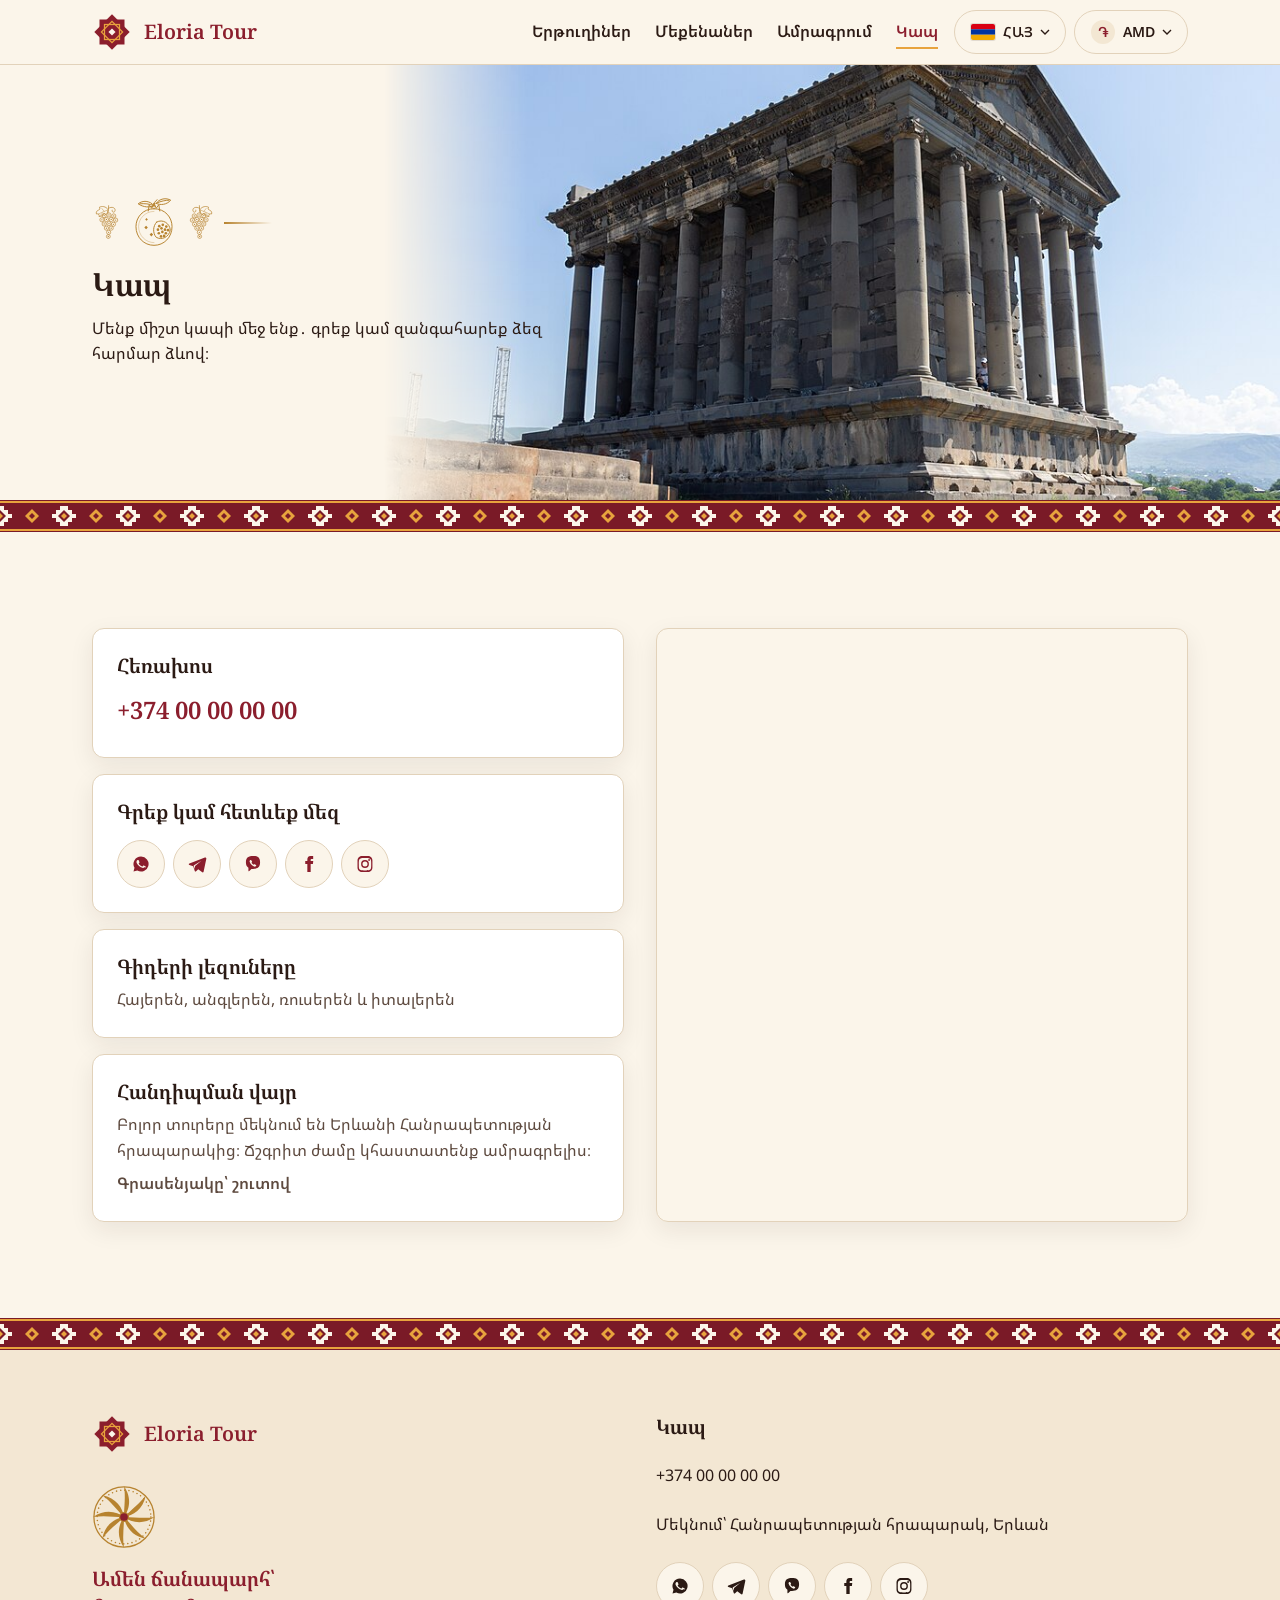
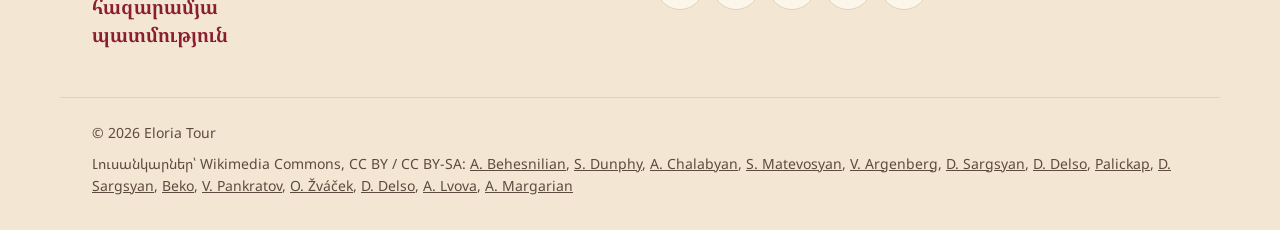
<file: contacts.html>
<!doctype html>
<html lang="hy">
<script>document.documentElement.classList.add("js")</script>
<script>
  // Browsers keep pages for a while; if a newer version is published, load it
  fetch("version.txt", { cache: "no-store" }).then((r) => r.text()).then((v) => {
    v = v.trim();
    const u = new URL(location.href);
    if (v && v !== "23" && u.searchParams.get("v") !== v) { u.searchParams.set("v", v); location.replace(u); }
  }).catch(() => {});
</script>
<head>
  <meta charset="utf-8">
  <meta name="viewport" content="width=device-width, initial-scale=1">
  <title>Eloria Tour — Տուրեր Հայաստանում</title>
  <meta name="description" content="Eloria Tour — էքսկուրսիաներ Հայաստանի պատմամշակութային և բնական վայրերով։ Tours across Armenia. Туры по Армении.">
  <link rel="icon" href="assets/logo.svg" type="image/svg+xml">
  <link rel="preconnect" href="https://fonts.googleapis.com">
  <link rel="preconnect" href="https://fonts.gstatic.com" crossorigin>
  <link href="https://fonts.googleapis.com/css2?family=Noto+Sans+Armenian:wght@400;600&family=Noto+Sans:wght@400;600&family=Noto+Serif+Armenian:wght@600&family=Noto+Serif:wght@600&display=swap" rel="stylesheet">
  <link rel="stylesheet" href="styles.css?v=23">
</head>
<body data-page="contacts">

<header class="header">
  <div class="container header__row">
    <a class="logo" href="index.html" aria-label="Eloria Tour">
      <img src="assets/logo.svg" alt="" width="40" height="40">
      <span>Eloria Tour</span>
    </a>
    <nav class="nav" id="nav">
      <a href="routes.html" data-i18n="nav.routes">Երթուղիներ</a>
      <a href="cars.html" data-i18n="nav.classes">Մեքենաներ</a>
      <a href="booking.html" data-i18n="nav.book">Ամրագրում</a>
      <a href="contacts.html" data-i18n="nav.contacts" aria-current="page">Կապ</a>
    </nav>
    <div class="picks">
      <div class="pick">
        <button class="pick__btn" type="button" aria-expanded="false" aria-haspopup="true" data-i18n-aria="pick.lang" aria-label="Լեզու"><span class="pick__cur" id="langCur"><img class="flag" src="assets/flags/hy.svg" alt="" width="24" height="16"><span class="pick__code">ՀԱՅ</span></span><svg class="pick__chev" viewBox="0 0 24 24" aria-hidden="true"><path d="M6 9l6 6 6-6"/></svg></button>
        <div class="pick__menu">
          <button type="button" data-lang="hy" data-code="ՀԱՅ"><img class="flag" src="assets/flags/hy.svg" alt="" width="24" height="16">Հայերեն</button>
          <button type="button" data-lang="en" data-code="EN"><img class="flag" src="assets/flags/en.svg" alt="" width="24" height="16">English</button>
          <button type="button" data-lang="ru" data-code="RU"><img class="flag" src="assets/flags/ru.svg" alt="" width="24" height="16">Русский</button>
        </div>
      </div>
      <div class="pick">
        <button class="pick__btn" type="button" aria-expanded="false" aria-haspopup="true" data-i18n-aria="pick.cur" aria-label="Արժույթ"><span class="pick__cur" id="curCur"><span class="sym" aria-hidden="true">֏</span><span class="pick__code">AMD</span></span><svg class="pick__chev" viewBox="0 0 24 24" aria-hidden="true"><path d="M6 9l6 6 6-6"/></svg></button>
        <div class="pick__menu">
          <button type="button" data-cur="AMD"><span class="sym" aria-hidden="true">֏</span><span class="pick__label"><strong>AMD</strong> <span data-i18n="cur.AMD"></span></span></button>
          <button type="button" data-cur="USD"><span class="sym" aria-hidden="true">$</span><span class="pick__label"><strong>USD</strong> <span data-i18n="cur.USD"></span></span></button>
          <button type="button" data-cur="RUB"><span class="sym" aria-hidden="true">₽</span><span class="pick__label"><strong>RUB</strong> <span data-i18n="cur.RUB"></span></span></button>
          <button type="button" data-cur="EUR"><span class="sym" aria-hidden="true">€</span><span class="pick__label"><strong>EUR</strong> <span data-i18n="cur.EUR"></span></span></button>
          <button type="button" data-cur="GEL"><span class="sym" aria-hidden="true">₾</span><span class="pick__label"><strong>GEL</strong> <span data-i18n="cur.GEL"></span></span></button>
        </div>
      </div>
    </div>
    <button class="burger" type="button" aria-expanded="false" aria-controls="nav" data-i18n-aria="nav.menu" aria-label="Մենյու">
      <span></span><span></span><span></span>
    </button>
  </div>
</header>

<main>
  <section class="page-hero page-hero--split" style="--ratio: 1.4">
    <img class="page-hero__img" src="assets/img/garni.jpg" alt="" fetchpriority="high">
    <div class="container page-hero__content">
      <div class="ornament" aria-hidden="true"><img src="assets/grapes.svg" alt="" width="40" height="45"><img src="assets/pomegranate.svg" alt="" width="56" height="63"><img class="flip" src="assets/grapes.svg" alt="" width="40" height="45"></div>
      <h1 data-i18n="nav.contacts">Կապ</h1>
      <p data-i18n="contacts.lead">Մենք միշտ կապի մեջ ենք․ գրեք կամ զանգահարեք ձեզ հարմար ձևով։</p>
    </div>
  </section>

  <div class="band" aria-hidden="true"></div>

  <section class="section contacts-page">
    <div class="container contacts-grid">
      <div class="contact-cards">
        <article class="contact-card reveal">
          <h2 data-i18n="c.phone">Հեռախոս</h2>
          <!-- Placeholder contacts: replace number and handles when ready -->
          <a class="contact-card__big" href="tel:+37400000000">+374 00 00 00 00</a>
        </article>
        <article class="contact-card reveal">
          <h2 data-i18n="c.write">Գրեք կամ հետևեք մեզ</h2>
          <div class="socials">
            <a href="https://wa.me/37400000000" target="_blank" rel="noopener" aria-label="WhatsApp"><svg viewBox="0 0 24 24"><path d="M12 3a9 9 0 0 0-7.8 13.5L3 21l4.6-1.2A9 9 0 1 0 12 3zm4.4 12.6c-.2.6-1.1 1.1-1.6 1.1-.4 0-.9.1-3-.8-2.5-1-4.1-3.6-4.2-3.8-.1-.2-1-1.3-1-2.5s.6-1.8.9-2c.2-.3.5-.3.7-.3h.5c.2 0 .4 0 .6.5l.8 1.9c.1.1.1.3 0 .5l-.3.5-.4.4c-.1.1-.3.3-.1.6.2.3.7 1.2 1.6 1.9 1.1.9 2 1.2 2.3 1.4.3.1.5.1.6-.1l.9-1c.2-.3.4-.2.6-.1l1.8.9c.3.1.4.2.5.3 0 .2 0 .9-.2 1.5z"/></svg></a>
            <a href="https://t.me/eloriatour" target="_blank" rel="noopener" aria-label="Telegram"><svg viewBox="0 0 24 24"><path d="M21.5 4.3 2.9 11.4c-1 .4-1 1.6 0 1.9l4.6 1.5 1.8 5.6c.2.7 1.1.9 1.6.4l2.6-2.4 4.8 3.5c.6.4 1.4.1 1.6-.6l3.3-15.5c.2-1-.8-1.8-1.7-1.5zM9.7 14.3l-.4 3.6-1.3-4 9.3-5.9z"/></svg></a>
            <a href="viber://chat?number=%2B37400000000" aria-label="Viber"><svg viewBox="0 0 24 24"><path d="M12 2.5c-5 0-8.5 1.6-8.5 7.5 0 3.4 1.1 5.4 3 6.5V20c0 .6.7.9 1.1.5l2.5-2.6H12c5 0 8.5-1.6 8.5-7.9S17 2.5 12 2.5zm3.9 11.7c-.4.6-1 1.1-1.7 1-2.9-.6-5.6-3.2-6.3-6.2-.1-.7.4-1.4 1-1.7.4-.2.8 0 1 .3l.9 1.3c.2.3.1.8-.2 1l-.4.3c.4 1.2 1.4 2.2 2.6 2.7l.3-.4c.2-.3.7-.4 1-.2l1.4.9c.4.2.5.7.4 1z"/></svg></a>
            <a href="https://facebook.com/eloriatour" target="_blank" rel="noopener" aria-label="Facebook"><svg viewBox="0 0 24 24"><path d="M14 8.5V7c0-.8.5-1 1-1h2V2.5h-3c-3 0-4 2-4 4.3v1.7H7.5V12H10v9.5h4V12h2.7l.4-3.5z"/></svg></a>
            <a href="https://instagram.com/eloriatour" target="_blank" rel="noopener" aria-label="Instagram"><svg viewBox="0 0 24 24"><path d="M12 7.3A4.7 4.7 0 1 0 12 16.7 4.7 4.7 0 0 0 12 7.3zm0 7.7a3 3 0 1 1 0-6 3 3 0 0 1 0 6zm4.9-8.9a1.1 1.1 0 1 0 0 2.2 1.1 1.1 0 0 0 0-2.2zM20.9 7.9c-.1-1.5-.4-2.8-1.5-3.9s-2.4-1.4-3.9-1.5H8.5C7 2.6 5.7 2.9 4.6 4S3.1 6.4 3 7.9v8.2c.1 1.5.4 2.8 1.5 3.9s2.4 1.4 3.9 1.5h7.1c1.5-.1 2.8-.4 3.9-1.5s1.4-2.4 1.5-3.9zM19 17.6a3 3 0 0 1-1.7 1.7c-1.2.5-4 .4-5.3.4s-4.1.1-5.3-.4A3 3 0 0 1 5 17.6c-.5-1.2-.4-4-.4-5.3s-.1-4.1.4-5.3A3 3 0 0 1 6.7 5.3c1.2-.5 4-.4 5.3-.4s4.1-.1 5.3.4A3 3 0 0 1 19 7c.5 1.2.4 4 .4 5.3s.1 4.1-.4 5.3z"/></svg></a>
          </div>
        </article>
        <article class="contact-card reveal">
          <h2 data-i18n="c.langsT">Գիդերի լեզուները</h2>
          <p data-i18n="c.langsD">Հայերեն, անգլերեն, ռուսերեն և իտալերեն</p>
        </article>
        <article class="contact-card reveal">
          <h2 data-i18n="c.meetT">Հանդիպման վայր</h2>
          <p data-i18n="c.meetD">Բոլոր տուրերը մեկնում են Երևանի Հանրապետության հրապարակից։ Ճշգրիտ ժամը կհաստատենք ամրագրելիս։</p>
          <p class="contact-card__note" data-i18n="c.office">Գրասենյակը՝ շուտով</p>
        </article>
      </div>
      <div class="map reveal">
        <iframe src="https://yandex.com/map-widget/v1/?ll=44.5126,40.1777&amp;z=16&amp;pt=44.5126,40.1777,pm2rdm" loading="lazy" referrerpolicy="no-referrer-when-downgrade" data-i18n-title="c.map" title="Հանրապետության հրապարակ, Երևան"></iframe>
      </div>
    </div>
  </section>

</main>

<div class="band" aria-hidden="true"></div>

<footer class="footer">
  <div class="container footer__grid">
    <div>
      <a class="logo" href="index.html">
        <img src="assets/logo.svg" alt="" width="40" height="40">
        <span>Eloria Tour</span>
      </a>
      <img class="footer__rosette" src="assets/rosette.svg" alt="" width="64" height="64">
      <p class="footer__motto" data-i18n="hero.title">Ամեն ճանապարհ՝ հազարամյա պատմություն</p>
    </div>
    <div>
      <h3 data-i18n="nav.contacts">Կապ</h3>
      <!-- Placeholder contacts: replace number and handles when ready -->
      <ul class="contacts">
        <li><a href="tel:+37400000000">+374 00 00 00 00</a></li>
        <li><a href="https://yandex.com/maps/?pt=44.5126,40.1777&amp;z=16" target="_blank" rel="noopener" data-i18n="contacts.meet">Մեկնում՝ Հանրապետության հրապարակ, Երևան</a></li>
      </ul>
      <div class="socials">
        <a href="https://wa.me/37400000000" target="_blank" rel="noopener" aria-label="WhatsApp"><svg viewBox="0 0 24 24"><path d="M12 3a9 9 0 0 0-7.8 13.5L3 21l4.6-1.2A9 9 0 1 0 12 3zm4.4 12.6c-.2.6-1.1 1.1-1.6 1.1-.4 0-.9.1-3-.8-2.5-1-4.1-3.6-4.2-3.8-.1-.2-1-1.3-1-2.5s.6-1.8.9-2c.2-.3.5-.3.7-.3h.5c.2 0 .4 0 .6.5l.8 1.9c.1.1.1.3 0 .5l-.3.5-.4.4c-.1.1-.3.3-.1.6.2.3.7 1.2 1.6 1.9 1.1.9 2 1.2 2.3 1.4.3.1.5.1.6-.1l.9-1c.2-.3.4-.2.6-.1l1.8.9c.3.1.4.2.5.3 0 .2 0 .9-.2 1.5z"/></svg></a>
        <a href="https://t.me/eloriatour" target="_blank" rel="noopener" aria-label="Telegram"><svg viewBox="0 0 24 24"><path d="M21.5 4.3 2.9 11.4c-1 .4-1 1.6 0 1.9l4.6 1.5 1.8 5.6c.2.7 1.1.9 1.6.4l2.6-2.4 4.8 3.5c.6.4 1.4.1 1.6-.6l3.3-15.5c.2-1-.8-1.8-1.7-1.5zM9.7 14.3l-.4 3.6-1.3-4 9.3-5.9z"/></svg></a>
        <a href="viber://chat?number=%2B37400000000" aria-label="Viber"><svg viewBox="0 0 24 24"><path d="M12 2.5c-5 0-8.5 1.6-8.5 7.5 0 3.4 1.1 5.4 3 6.5V20c0 .6.7.9 1.1.5l2.5-2.6H12c5 0 8.5-1.6 8.5-7.9S17 2.5 12 2.5zm3.9 11.7c-.4.6-1 1.1-1.7 1-2.9-.6-5.6-3.2-6.3-6.2-.1-.7.4-1.4 1-1.7.4-.2.8 0 1 .3l.9 1.3c.2.3.1.8-.2 1l-.4.3c.4 1.2 1.4 2.2 2.6 2.7l.3-.4c.2-.3.7-.4 1-.2l1.4.9c.4.2.5.7.4 1z"/></svg></a>
        <a href="https://facebook.com/eloriatour" target="_blank" rel="noopener" aria-label="Facebook"><svg viewBox="0 0 24 24"><path d="M14 8.5V7c0-.8.5-1 1-1h2V2.5h-3c-3 0-4 2-4 4.3v1.7H7.5V12H10v9.5h4V12h2.7l.4-3.5z"/></svg></a>
        <a href="https://instagram.com/eloriatour" target="_blank" rel="noopener" aria-label="Instagram"><svg viewBox="0 0 24 24"><path d="M12 7.3A4.7 4.7 0 1 0 12 16.7 4.7 4.7 0 0 0 12 7.3zm0 7.7a3 3 0 1 1 0-6 3 3 0 0 1 0 6zm4.9-8.9a1.1 1.1 0 1 0 0 2.2 1.1 1.1 0 0 0 0-2.2zM20.9 7.9c-.1-1.5-.4-2.8-1.5-3.9s-2.4-1.4-3.9-1.5H8.5C7 2.6 5.7 2.9 4.6 4S3.1 6.4 3 7.9v8.2c.1 1.5.4 2.8 1.5 3.9s2.4 1.4 3.9 1.5h7.1c1.5-.1 2.8-.4 3.9-1.5s1.4-2.4 1.5-3.9zM19 17.6a3 3 0 0 1-1.7 1.7c-1.2.5-4 .4-5.3.4s-4.1.1-5.3-.4A3 3 0 0 1 5 17.6c-.5-1.2-.4-4-.4-5.3s-.1-4.1.4-5.3A3 3 0 0 1 6.7 5.3c1.2-.5 4-.4 5.3-.4s4.1-.1 5.3.4A3 3 0 0 1 19 7c.5 1.2.4 4 .4 5.3s.1 4.1-.4 5.3z"/></svg></a>
      </div>
    </div>
  </div>
  <div class="container footer__bottom">
    <p>© <span id="year">2026</span> Eloria Tour</p>
    <p class="credits"><span data-i18n="credits">Լուսանկարներ՝ Wikimedia Commons, CC BY / CC BY-SA</span>:
      <a href="https://commons.wikimedia.org/wiki/File:Khor_Virap_Monastery_and_Mount_Ararat,_Armenia.jpg" target="_blank" rel="noopener">A. Behesnilian</a>,
      <a href="https://commons.wikimedia.org/wiki/File:Old_Dilijan_Complex_(5062752571).jpg" target="_blank" rel="noopener">S. Dunphy</a>,
      <a href="https://commons.wikimedia.org/wiki/File:Haghartsin_monastery_in_Fall_2019.jpg" target="_blank" rel="noopener">A. Chalabyan</a>,
      <a href="https://commons.wikimedia.org/wiki/File:Goshavank_monastery_88.JPG" target="_blank" rel="noopener">S. Matevosyan</a>,
      <a href="https://commons.wikimedia.org/wiki/File:Garni_Temple,_Armenia,_Armenia.jpg" target="_blank" rel="noopener">V. Argenberg</a>,
      <a href="https://commons.wikimedia.org/wiki/File:Garni_Gorge_1_2.jpg" target="_blank" rel="noopener">D. Sargsyan</a>,
      <a href="https://commons.wikimedia.org/wiki/File:Monasterio_de_Geghard,_Armenia,_2016-10-02,_DD_63.jpg" target="_blank" rel="noopener">D. Delso</a>,
      <a href="https://commons.wikimedia.org/wiki/File:Areni,_wine_factory_(2).jpg" target="_blank" rel="noopener">Palickap</a>,
      <a href="https://commons.wikimedia.org/wiki/File:Lake_Sevan_014.jpg" target="_blank" rel="noopener">D. Sargsyan</a>,
      <a href="https://commons.wikimedia.org/wiki/File:Lake_Parz,_Dilijan_National_Park_24.jpg" target="_blank" rel="noopener">Beko</a>,
      <a href="https://commons.wikimedia.org/wiki/File:Jermuk_waterfall_on_an_autumn_evening.jpg" target="_blank" rel="noopener">V. Pankratov</a>,
      <a href="https://commons.wikimedia.org/wiki/File:Goris_City_Stadium.jpg" target="_blank" rel="noopener">O. Žváček</a>,
      <a href="https://commons.wikimedia.org/wiki/File:Monasterio_Noravank,_Armenia,_2016-10-01,_DD_28.jpg" target="_blank" rel="noopener">D. Delso</a>,
      <a href="https://commons.wikimedia.org/wiki/File:Sevanavank_on_1.09.23,_36.jpg" target="_blank" rel="noopener">A. Lvova</a>,
      <a href="https://commons.wikimedia.org/wiki/File:Tatev_Monastery_23-06-2018.jpg" target="_blank" rel="noopener">A. Margarian</a>
    </p>
  </div>
</footer>

<div class="toast" id="toast" role="status" aria-live="polite"></div>

<script src="script.js?v=23"></script>
</body>
</html>
</file>
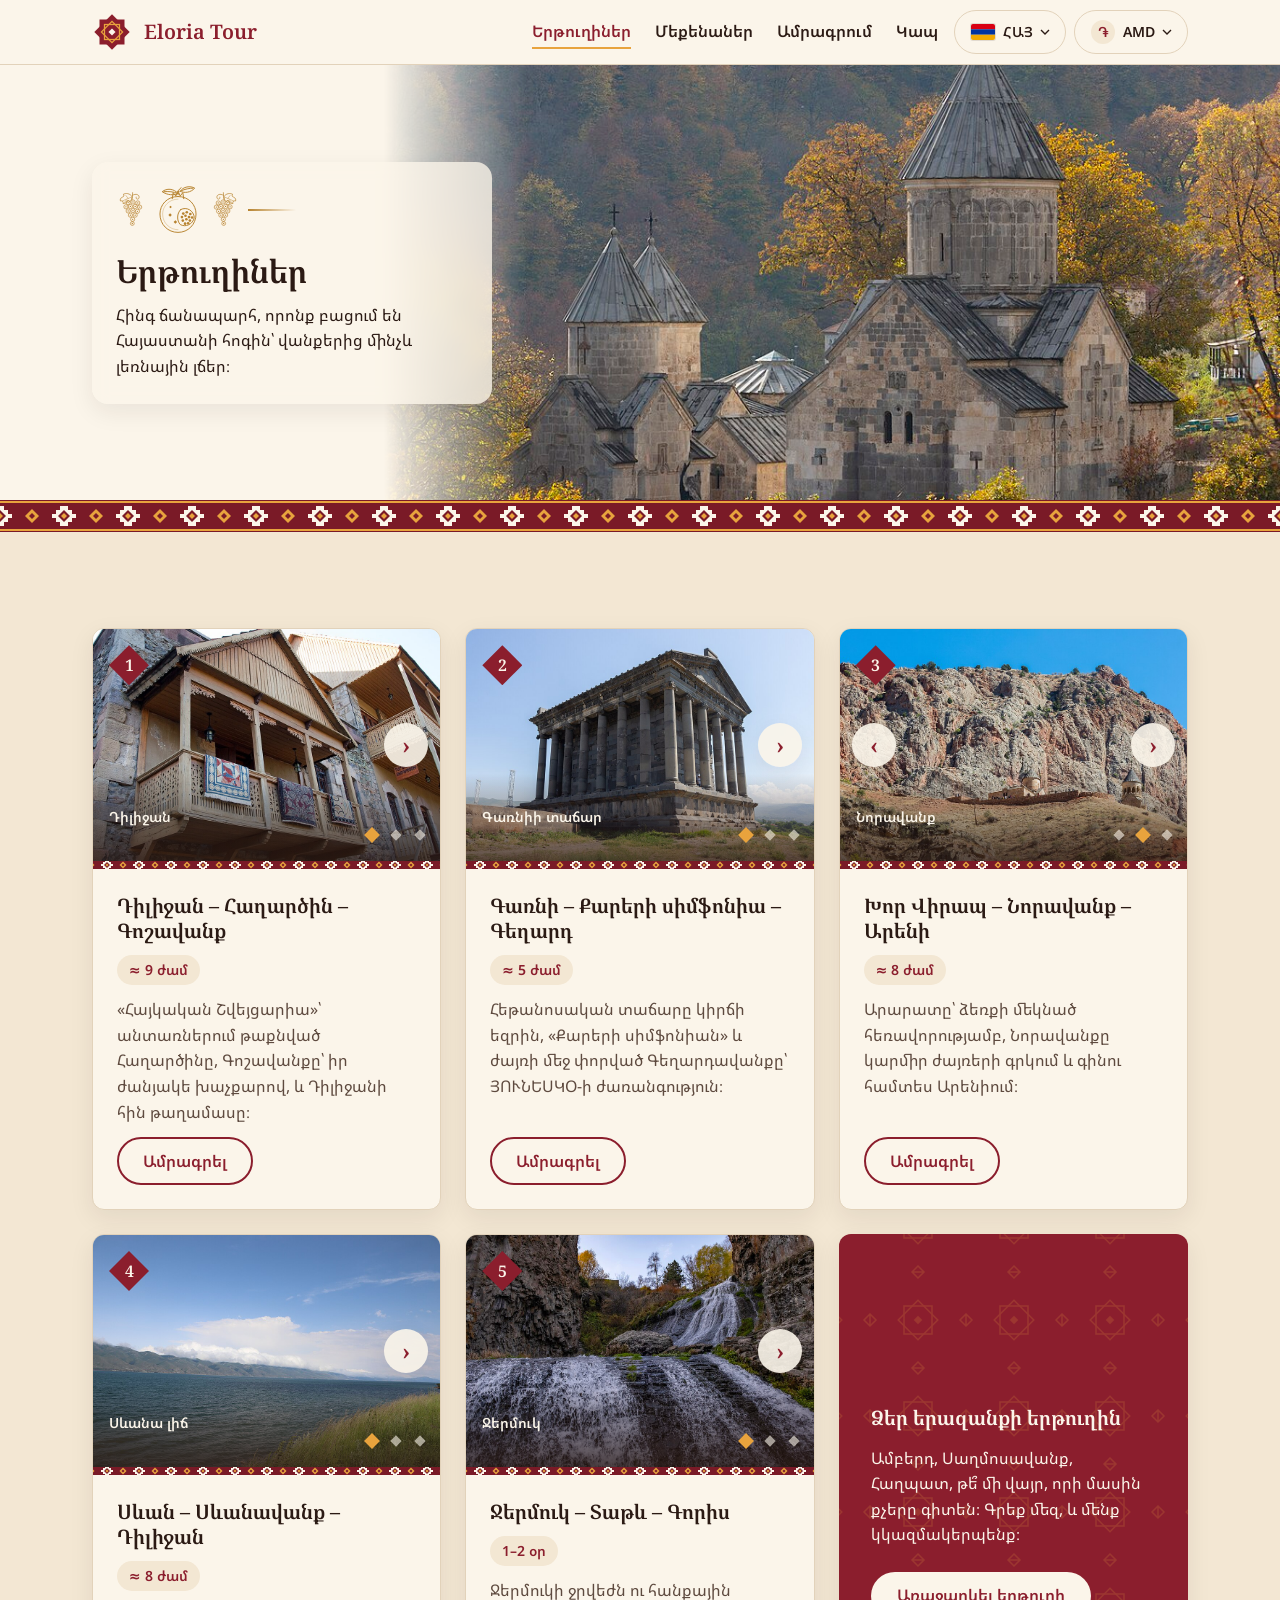
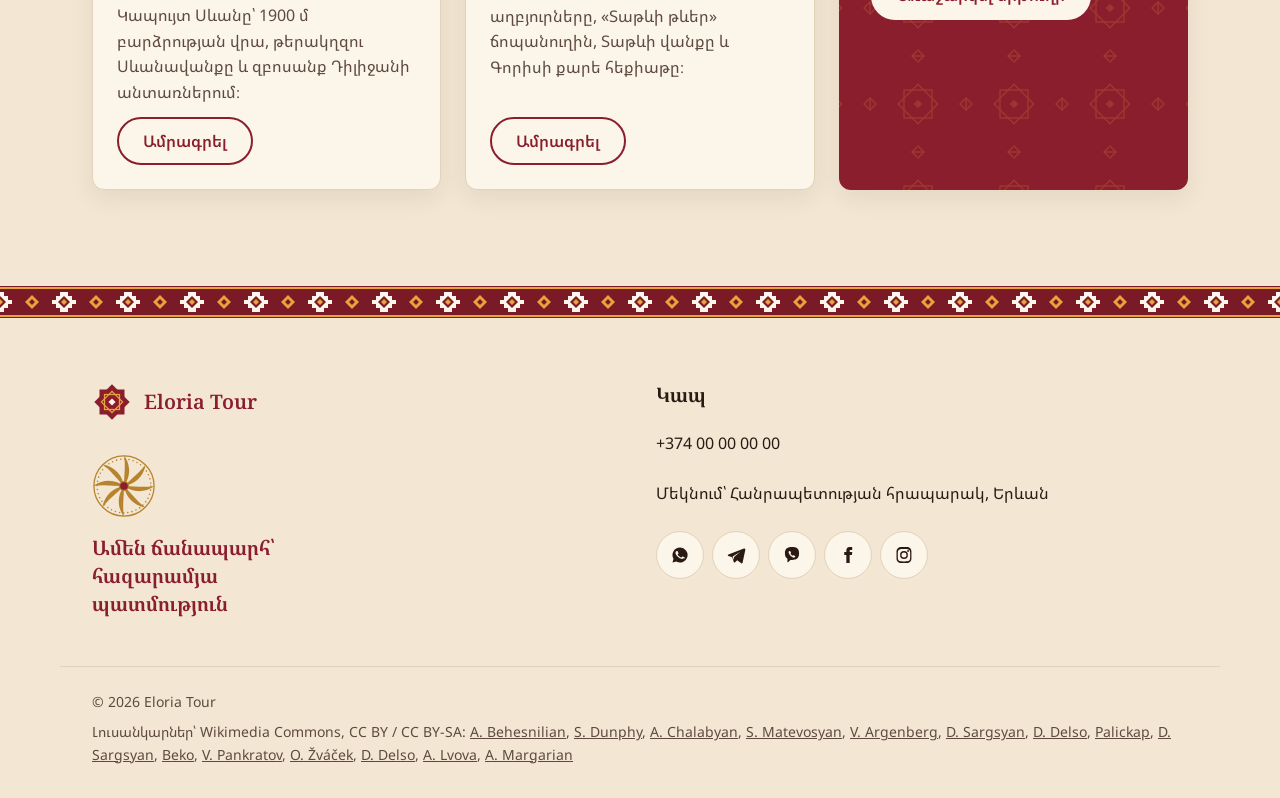
<file: routes.html>
<!doctype html>
<html lang="hy">
<script>document.documentElement.classList.add("js")</script>
<script>
  // Browsers keep pages for a while; if a newer version is published, load it
  fetch("version.txt", { cache: "no-store" }).then((r) => r.text()).then((v) => {
    v = v.trim();
    const u = new URL(location.href);
    if (v && v !== "23" && u.searchParams.get("v") !== v) { u.searchParams.set("v", v); location.replace(u); }
  }).catch(() => {});
</script>
<head>
  <meta charset="utf-8">
  <meta name="viewport" content="width=device-width, initial-scale=1">
  <title>Eloria Tour — Տուրեր Հայաստանում</title>
  <meta name="description" content="Eloria Tour — էքսկուրսիաներ Հայաստանի պատմամշակութային և բնական վայրերով։ Tours across Armenia. Туры по Армении.">
  <link rel="icon" href="assets/logo.svg" type="image/svg+xml">
  <link rel="preconnect" href="https://fonts.googleapis.com">
  <link rel="preconnect" href="https://fonts.gstatic.com" crossorigin>
  <link href="https://fonts.googleapis.com/css2?family=Noto+Sans+Armenian:wght@400;600&family=Noto+Sans:wght@400;600&family=Noto+Serif+Armenian:wght@600&family=Noto+Serif:wght@600&display=swap" rel="stylesheet">
  <link rel="stylesheet" href="styles.css?v=23">
</head>
<body data-page="routes">

<header class="header">
  <div class="container header__row">
    <a class="logo" href="index.html" aria-label="Eloria Tour">
      <img src="assets/logo.svg" alt="" width="40" height="40">
      <span>Eloria Tour</span>
    </a>
    <nav class="nav" id="nav">
      <a href="routes.html" data-i18n="nav.routes" aria-current="page">Երթուղիներ</a>
      <a href="cars.html" data-i18n="nav.classes">Մեքենաներ</a>
      <a href="booking.html" data-i18n="nav.book">Ամրագրում</a>
      <a href="contacts.html" data-i18n="nav.contacts">Կապ</a>
    </nav>
    <div class="picks">
      <div class="pick">
        <button class="pick__btn" type="button" aria-expanded="false" aria-haspopup="true" data-i18n-aria="pick.lang" aria-label="Լեզու"><span class="pick__cur" id="langCur"><img class="flag" src="assets/flags/hy.svg" alt="" width="24" height="16"><span class="pick__code">ՀԱՅ</span></span><svg class="pick__chev" viewBox="0 0 24 24" aria-hidden="true"><path d="M6 9l6 6 6-6"/></svg></button>
        <div class="pick__menu">
          <button type="button" data-lang="hy" data-code="ՀԱՅ"><img class="flag" src="assets/flags/hy.svg" alt="" width="24" height="16">Հայերեն</button>
          <button type="button" data-lang="en" data-code="EN"><img class="flag" src="assets/flags/en.svg" alt="" width="24" height="16">English</button>
          <button type="button" data-lang="ru" data-code="RU"><img class="flag" src="assets/flags/ru.svg" alt="" width="24" height="16">Русский</button>
        </div>
      </div>
      <div class="pick">
        <button class="pick__btn" type="button" aria-expanded="false" aria-haspopup="true" data-i18n-aria="pick.cur" aria-label="Արժույթ"><span class="pick__cur" id="curCur"><span class="sym" aria-hidden="true">֏</span><span class="pick__code">AMD</span></span><svg class="pick__chev" viewBox="0 0 24 24" aria-hidden="true"><path d="M6 9l6 6 6-6"/></svg></button>
        <div class="pick__menu">
          <button type="button" data-cur="AMD"><span class="sym" aria-hidden="true">֏</span><span class="pick__label"><strong>AMD</strong> <span data-i18n="cur.AMD"></span></span></button>
          <button type="button" data-cur="USD"><span class="sym" aria-hidden="true">$</span><span class="pick__label"><strong>USD</strong> <span data-i18n="cur.USD"></span></span></button>
          <button type="button" data-cur="RUB"><span class="sym" aria-hidden="true">₽</span><span class="pick__label"><strong>RUB</strong> <span data-i18n="cur.RUB"></span></span></button>
          <button type="button" data-cur="EUR"><span class="sym" aria-hidden="true">€</span><span class="pick__label"><strong>EUR</strong> <span data-i18n="cur.EUR"></span></span></button>
          <button type="button" data-cur="GEL"><span class="sym" aria-hidden="true">₾</span><span class="pick__label"><strong>GEL</strong> <span data-i18n="cur.GEL"></span></span></button>
        </div>
      </div>
    </div>
    <button class="burger" type="button" aria-expanded="false" aria-controls="nav" data-i18n-aria="nav.menu" aria-label="Մենյու">
      <span></span><span></span><span></span>
    </button>
  </div>
</header>

<main>
  <section class="page-hero page-hero--split" style="--ratio: 1.495">
    <img class="page-hero__img" src="assets/img/haghartsin.jpg" alt="" fetchpriority="high">
    <div class="container page-hero__content">
      <div class="glass">
        <div class="ornament" aria-hidden="true"><img src="assets/grapes.svg" alt="" width="40" height="45"><img src="assets/pomegranate.svg" alt="" width="56" height="63"><img class="flip" src="assets/grapes.svg" alt="" width="40" height="45"></div>
        <h1 data-i18n="nav.routes">Երթուղիներ</h1>
        <p data-i18n="routes.lead">Հինգ ճանապարհ, որոնք բացում են Հայաստանի հոգին՝ վանքերից մինչև լեռնային լճեր։</p>
      </div>
    </div>
  </section>

  <div class="band" aria-hidden="true"></div>

  <section class="section routes" id="routes">
    <div class="container">
      <div class="routes__grid" id="routesGrid"></div>
    </div>
  </section>
</main>

<div class="band" aria-hidden="true"></div>

<footer class="footer">
  <div class="container footer__grid">
    <div>
      <a class="logo" href="index.html">
        <img src="assets/logo.svg" alt="" width="40" height="40">
        <span>Eloria Tour</span>
      </a>
      <img class="footer__rosette" src="assets/rosette.svg" alt="" width="64" height="64">
      <p class="footer__motto" data-i18n="hero.title">Ամեն ճանապարհ՝ հազարամյա պատմություն</p>
    </div>
    <div>
      <h3 data-i18n="nav.contacts">Կապ</h3>
      <!-- Placeholder contacts: replace number and handles when ready -->
      <ul class="contacts">
        <li><a href="tel:+37400000000">+374 00 00 00 00</a></li>
        <li><a href="https://yandex.com/maps/?pt=44.5126,40.1777&amp;z=16" target="_blank" rel="noopener" data-i18n="contacts.meet">Մեկնում՝ Հանրապետության հրապարակ, Երևան</a></li>
      </ul>
      <div class="socials">
        <a href="https://wa.me/37400000000" target="_blank" rel="noopener" aria-label="WhatsApp"><svg viewBox="0 0 24 24"><path d="M12 3a9 9 0 0 0-7.8 13.5L3 21l4.6-1.2A9 9 0 1 0 12 3zm4.4 12.6c-.2.6-1.1 1.1-1.6 1.1-.4 0-.9.1-3-.8-2.5-1-4.1-3.6-4.2-3.8-.1-.2-1-1.3-1-2.5s.6-1.8.9-2c.2-.3.5-.3.7-.3h.5c.2 0 .4 0 .6.5l.8 1.9c.1.1.1.3 0 .5l-.3.5-.4.4c-.1.1-.3.3-.1.6.2.3.7 1.2 1.6 1.9 1.1.9 2 1.2 2.3 1.4.3.1.5.1.6-.1l.9-1c.2-.3.4-.2.6-.1l1.8.9c.3.1.4.2.5.3 0 .2 0 .9-.2 1.5z"/></svg></a>
        <a href="https://t.me/eloriatour" target="_blank" rel="noopener" aria-label="Telegram"><svg viewBox="0 0 24 24"><path d="M21.5 4.3 2.9 11.4c-1 .4-1 1.6 0 1.9l4.6 1.5 1.8 5.6c.2.7 1.1.9 1.6.4l2.6-2.4 4.8 3.5c.6.4 1.4.1 1.6-.6l3.3-15.5c.2-1-.8-1.8-1.7-1.5zM9.7 14.3l-.4 3.6-1.3-4 9.3-5.9z"/></svg></a>
        <a href="viber://chat?number=%2B37400000000" aria-label="Viber"><svg viewBox="0 0 24 24"><path d="M12 2.5c-5 0-8.5 1.6-8.5 7.5 0 3.4 1.1 5.4 3 6.5V20c0 .6.7.9 1.1.5l2.5-2.6H12c5 0 8.5-1.6 8.5-7.9S17 2.5 12 2.5zm3.9 11.7c-.4.6-1 1.1-1.7 1-2.9-.6-5.6-3.2-6.3-6.2-.1-.7.4-1.4 1-1.7.4-.2.8 0 1 .3l.9 1.3c.2.3.1.8-.2 1l-.4.3c.4 1.2 1.4 2.2 2.6 2.7l.3-.4c.2-.3.7-.4 1-.2l1.4.9c.4.2.5.7.4 1z"/></svg></a>
        <a href="https://facebook.com/eloriatour" target="_blank" rel="noopener" aria-label="Facebook"><svg viewBox="0 0 24 24"><path d="M14 8.5V7c0-.8.5-1 1-1h2V2.5h-3c-3 0-4 2-4 4.3v1.7H7.5V12H10v9.5h4V12h2.7l.4-3.5z"/></svg></a>
        <a href="https://instagram.com/eloriatour" target="_blank" rel="noopener" aria-label="Instagram"><svg viewBox="0 0 24 24"><path d="M12 7.3A4.7 4.7 0 1 0 12 16.7 4.7 4.7 0 0 0 12 7.3zm0 7.7a3 3 0 1 1 0-6 3 3 0 0 1 0 6zm4.9-8.9a1.1 1.1 0 1 0 0 2.2 1.1 1.1 0 0 0 0-2.2zM20.9 7.9c-.1-1.5-.4-2.8-1.5-3.9s-2.4-1.4-3.9-1.5H8.5C7 2.6 5.7 2.9 4.6 4S3.1 6.4 3 7.9v8.2c.1 1.5.4 2.8 1.5 3.9s2.4 1.4 3.9 1.5h7.1c1.5-.1 2.8-.4 3.9-1.5s1.4-2.4 1.5-3.9zM19 17.6a3 3 0 0 1-1.7 1.7c-1.2.5-4 .4-5.3.4s-4.1.1-5.3-.4A3 3 0 0 1 5 17.6c-.5-1.2-.4-4-.4-5.3s-.1-4.1.4-5.3A3 3 0 0 1 6.7 5.3c1.2-.5 4-.4 5.3-.4s4.1-.1 5.3.4A3 3 0 0 1 19 7c.5 1.2.4 4 .4 5.3s.1 4.1-.4 5.3z"/></svg></a>
      </div>
    </div>
  </div>
  <div class="container footer__bottom">
    <p>© <span id="year">2026</span> Eloria Tour</p>
    <p class="credits"><span data-i18n="credits">Լուսանկարներ՝ Wikimedia Commons, CC BY / CC BY-SA</span>:
      <a href="https://commons.wikimedia.org/wiki/File:Khor_Virap_Monastery_and_Mount_Ararat,_Armenia.jpg" target="_blank" rel="noopener">A. Behesnilian</a>,
      <a href="https://commons.wikimedia.org/wiki/File:Old_Dilijan_Complex_(5062752571).jpg" target="_blank" rel="noopener">S. Dunphy</a>,
      <a href="https://commons.wikimedia.org/wiki/File:Haghartsin_monastery_in_Fall_2019.jpg" target="_blank" rel="noopener">A. Chalabyan</a>,
      <a href="https://commons.wikimedia.org/wiki/File:Goshavank_monastery_88.JPG" target="_blank" rel="noopener">S. Matevosyan</a>,
      <a href="https://commons.wikimedia.org/wiki/File:Garni_Temple,_Armenia,_Armenia.jpg" target="_blank" rel="noopener">V. Argenberg</a>,
      <a href="https://commons.wikimedia.org/wiki/File:Garni_Gorge_1_2.jpg" target="_blank" rel="noopener">D. Sargsyan</a>,
      <a href="https://commons.wikimedia.org/wiki/File:Monasterio_de_Geghard,_Armenia,_2016-10-02,_DD_63.jpg" target="_blank" rel="noopener">D. Delso</a>,
      <a href="https://commons.wikimedia.org/wiki/File:Areni,_wine_factory_(2).jpg" target="_blank" rel="noopener">Palickap</a>,
      <a href="https://commons.wikimedia.org/wiki/File:Lake_Sevan_014.jpg" target="_blank" rel="noopener">D. Sargsyan</a>,
      <a href="https://commons.wikimedia.org/wiki/File:Lake_Parz,_Dilijan_National_Park_24.jpg" target="_blank" rel="noopener">Beko</a>,
      <a href="https://commons.wikimedia.org/wiki/File:Jermuk_waterfall_on_an_autumn_evening.jpg" target="_blank" rel="noopener">V. Pankratov</a>,
      <a href="https://commons.wikimedia.org/wiki/File:Goris_City_Stadium.jpg" target="_blank" rel="noopener">O. Žváček</a>,
      <a href="https://commons.wikimedia.org/wiki/File:Monasterio_Noravank,_Armenia,_2016-10-01,_DD_28.jpg" target="_blank" rel="noopener">D. Delso</a>,
      <a href="https://commons.wikimedia.org/wiki/File:Sevanavank_on_1.09.23,_36.jpg" target="_blank" rel="noopener">A. Lvova</a>,
      <a href="https://commons.wikimedia.org/wiki/File:Tatev_Monastery_23-06-2018.jpg" target="_blank" rel="noopener">A. Margarian</a>
    </p>
  </div>
</footer>

<div class="toast" id="toast" role="status" aria-live="polite"></div>

<script src="script.js?v=23"></script>
</body>
</html>
</file>
<file: styles.css>
:root {
  --red: #8B1E2D;
  --red-dark: #6E1522;
  --apricot: #E8A33D;
  --cream: #FBF5EA;
  --sand: #F3E7D3;
  --ink: #2B1A14;
  --muted: #5E4A3F;
  --line: #E2D2BA;
  --gold: #B7832F;

  --serif: "Noto Serif Armenian", "Noto Serif", Georgia, serif;
  --sans: "Noto Sans Armenian", "Noto Sans", system-ui, sans-serif;

  --radius: 12px;
  --ease: cubic-bezier(.22, .61, .36, 1);
  --shadow: 0 8px 24px rgba(43, 26, 20, .08);
}

*, *::before, *::after { box-sizing: border-box; }
html { scroll-behavior: smooth; scroll-padding-top: 72px; }
body {
  margin: 0;
  font-family: var(--sans);
  font-size: 16px;
  line-height: 1.6;
  color: var(--ink);
  background: var(--cream);
  -webkit-font-smoothing: antialiased;
}
img { max-width: 100%; display: block; }
[hidden] { display: none !important; }
a { color: inherit; }
h1, h2, h3 { font-family: var(--serif); font-weight: 600; line-height: 1.25; margin: 0; }
p { margin: 0; }
ul, ol { margin: 0; padding: 0; }

.container { width: 100%; max-width: 1160px; margin: 0 auto; padding: 0 16px; }
@media (min-width: 768px) { .container { padding: 0 32px; } }

/* Buttons */
.btn {
  display: inline-flex; align-items: center; justify-content: center;
  min-height: 48px; padding: 12px 24px;
  border-radius: 999px; border: 2px solid transparent;
  font: 600 16px/1.2 var(--sans); text-decoration: none; cursor: pointer;
  transition: background-color .3s var(--ease), color .3s var(--ease), transform .3s var(--ease), border-color .3s var(--ease);
}
.btn:hover { transform: translateY(-2px); }
.btn:focus-visible, a:focus-visible, button:focus-visible, input:focus-visible, select:focus-visible, textarea:focus-visible {
  outline: 3px solid var(--apricot); outline-offset: 2px;
}
.btn--primary { background: var(--red); color: var(--cream); }
.btn--primary:hover { background: var(--red-dark); }
.btn--light { background: transparent; border-color: var(--red); color: var(--red); }
.btn--light:hover { background: var(--red); color: var(--cream); }

/* Ornament band (carpet border) */
.band {
  height: 32px;
  background: url("assets/band.svg") repeat-x center / auto 32px;
}

/* Header */
.header {
  position: sticky; top: 0; z-index: 20;
  background: rgba(251, 245, 234, .94);
  backdrop-filter: blur(8px);
  border-bottom: 1px solid var(--line);
}
.header__row { display: flex; align-items: center; gap: 16px; min-height: 64px; }
.logo { display: inline-flex; align-items: center; gap: 12px; text-decoration: none; font: 600 20px/1 var(--serif); color: var(--red); }
.nav { display: flex; gap: 24px; margin-left: auto; }
.nav a { text-decoration: none; font-weight: 600; padding: 12px 0; position: relative; }
.nav a::after {
  content: ""; position: absolute; left: 0; right: 0; bottom: 8px; height: 2px;
  background: var(--apricot); transform: scaleX(0); transition: transform .3s var(--ease);
}
.nav a:hover::after { transform: scaleX(1); }
.picks { display: flex; gap: 8px; }
.pick { position: relative; }
.pick__btn {
  display: inline-flex; align-items: center; gap: 4px; min-height: 44px; padding: 0 12px 0 16px;
  border: 1px solid var(--line); border-radius: 999px; background: var(--cream);
  font: 600 14px/1 var(--sans); color: var(--ink); cursor: pointer;
  transition: border-color .3s var(--ease);
}
.pick__btn:hover, .pick__btn[aria-expanded="true"] { border-color: var(--red); }
.pick__chev { width: 16px; height: 16px; fill: none; stroke: currentColor; stroke-width: 2; transition: transform .3s var(--ease); }
.pick__btn[aria-expanded="true"] .pick__chev { transform: rotate(180deg); }
.pick__menu {
  position: absolute; top: calc(100% + 8px); right: 0; z-index: 30; min-width: 100%;
  display: grid; gap: 4px; padding: 4px;
  background: #fff; border: 1px solid var(--line); border-radius: 12px; box-shadow: var(--shadow);
  opacity: 0; transform: translateY(-8px); pointer-events: none; visibility: hidden;
  transition: opacity .3s var(--ease), transform .3s var(--ease), visibility 0s .3s;
}
.pick__btn[aria-expanded="true"] + .pick__menu {
  opacity: 1; transform: none; pointer-events: auto; visibility: visible;
  transition: opacity .3s var(--ease), transform .3s var(--ease);
}
.pick__menu button {
  min-height: 44px; padding: 0 16px; border: 0; border-radius: 8px; background: none;
  font: 600 14px/1 var(--sans); color: var(--muted); cursor: pointer; text-align: center;
  transition: background-color .3s var(--ease), color .3s var(--ease);
}
.pick__cur { display: inline-flex; align-items: center; gap: 8px; }
.flag { width: 24px; height: 16px; object-fit: cover; border-radius: 2px; box-shadow: 0 0 0 1px rgba(43, 26, 20, .12); flex: none; }
.sym {
  display: inline-grid; place-items: center; width: 24px; height: 24px; flex: none; border-radius: 50%;
  background: var(--sand); color: var(--red); font: 600 14px/1 var(--sans);
}
.pick__menu button[aria-pressed="true"] .sym { background: rgba(251, 245, 234, .2); color: var(--cream); }
.pick__menu button:has(.flag), .pick__menu button:has(.sym) { display: flex; align-items: center; gap: 12px; text-align: left; white-space: nowrap; }
.pick__label { font-weight: 400; }
.pick__label strong { font-weight: 600; margin-right: 4px; }
.pick__menu button[aria-pressed="true"] .flag { box-shadow: 0 0 0 1px rgba(251, 245, 234, .6); }
.pick__menu button:hover { background: var(--sand); color: var(--ink); }
.pick__menu button[aria-pressed="true"] { background: var(--red); color: var(--cream); }
.burger { display: none; }

@media (max-width: 860px) {
  .picks { margin-left: auto; }
  .burger {
    display: grid; gap: 4px; align-content: center; justify-items: center;
    width: 44px; height: 44px; border: 0; background: none; cursor: pointer;
  }
  .burger span { width: 24px; height: 2px; background: var(--ink); transition: transform .3s var(--ease), opacity .3s var(--ease); }
  .burger[aria-expanded="true"] span:nth-child(1) { transform: translateY(6px) rotate(45deg); }
  .burger[aria-expanded="true"] span:nth-child(2) { opacity: 0; }
  .burger[aria-expanded="true"] span:nth-child(3) { transform: translateY(-6px) rotate(-45deg); }
  .nav {
    position: absolute; top: 100%; left: 0; right: 0;
    flex-direction: column; gap: 0; padding: 8px 16px 16px;
    background: var(--cream); border-bottom: 1px solid var(--line);
    opacity: 0; transform: translateY(-8px); pointer-events: none;
    transition: opacity .3s var(--ease), transform .3s var(--ease);
  }
  .nav.is-open { opacity: 1; transform: none; pointer-events: auto; }
  .nav a { padding: 12px 0; border-bottom: 1px solid var(--line); }
  .nav a::after { display: none; }
}
@media (max-width: 480px) { .pick__code { display: none; } }
@media (max-width: 400px) { .logo span { font-size: 16px; white-space: nowrap; } .header__row { gap: 8px; } .picks { gap: 4px; } .pick__btn { padding: 0 8px 0 12px; } }

/* Hero */
.hero { position: relative; min-height: min(88vh, 760px); display: flex; align-items: flex-end; color: var(--ink); overflow: hidden; }
.hero__img { position: absolute; inset: 0; width: 100%; height: 100%; object-fit: cover; object-position: 70% center; animation: heroZoom 18s var(--ease) both; }
.hero::after {
  content: ""; position: absolute; inset: 0;
  background: linear-gradient(180deg, rgba(251, 245, 234, .2) 0%, rgba(251, 245, 234, .8) 45%, rgba(251, 245, 234, .96) 100%);
}
@media (min-width: 768px) {
  .hero::after { background: linear-gradient(90deg, rgba(251, 245, 234, .92) 0%, rgba(251, 245, 234, .7) 18%, rgba(251, 245, 234, 0) 30%); }
  .glass {
    max-width: 480px; padding: 24px; border-radius: 16px;
    background: rgba(251, 245, 234, .78); backdrop-filter: blur(8px); -webkit-backdrop-filter: blur(8px);
    box-shadow: var(--shadow);
  }
}
.hero__content { position: relative; z-index: 1; padding-top: 128px; padding-bottom: 64px; }
.eyebrow { font-size: 14px; font-weight: 600; letter-spacing: .08em; text-transform: uppercase; color: var(--red); margin-bottom: 16px; }
.hero h1 { font-size: 32px; max-width: 18ch; }
.hero__lead { font-size: 16px; max-width: 56ch; margin-top: 16px; }
.hero__actions { display: flex; flex-wrap: wrap; gap: 12px; margin-top: 32px; }
@media (min-width: 768px) {
  .hero h1 { font-size: 32px; }
  .hero__lead { font-size: 16px; }
  .hero .eyebrow { margin-bottom: 8px; }
  .hero__actions { margin-top: 24px; }
  .hero__content { padding-bottom: 96px; }
}
@keyframes heroZoom { from { transform: scale(1.08); } to { transform: scale(1); } }

/* Inner page banner: clear photo, light wash only behind the text */
.page-hero { position: relative; color: var(--ink); overflow: hidden; background: var(--cream); }
.page-hero__img { position: absolute; inset: 0; width: 100%; height: 100%; object-fit: cover; animation: heroZoom 18s var(--ease) both; }
.page-hero__img--upper { object-position: center 35%; }
.page-hero::after {
  content: ""; position: absolute; inset: 0;
  background: linear-gradient(180deg, rgba(251, 245, 234, 0) 20%, rgba(251, 245, 234, .85) 60%, rgba(251, 245, 234, .96) 100%);
}
.page-hero__content { position: relative; z-index: 1; padding-top: 160px; padding-bottom: 48px; }
.page-hero .ornament { justify-content: flex-start; }
.page-hero .ornament::before { display: none; }
.page-hero h1 { font-size: 32px; }
.page-hero p { max-width: 56ch; margin-top: 12px; }
@media (min-width: 768px) {
  .page-hero::after { background: linear-gradient(90deg, rgba(251, 245, 234, .92) 0%, rgba(251, 245, 234, .7) 18%, rgba(251, 245, 234, 0) 30%); }
  .page-hero__content { padding-top: 96px; padding-bottom: 96px; }
  .page-hero .glass { max-width: 440px; }
  .page-hero .ornament img:nth-child(1), .page-hero .ornament img:nth-child(3) { width: 32px; }
  .page-hero .ornament img:nth-child(2) { width: 44px; }
}
/* Whole photo visible: photo on top on phones, on the right on wider screens.
   --ratio on the section is the photo's width / height */
.page-hero--split::after { display: none; }
.page-hero--split .page-hero__img { position: static; height: auto; aspect-ratio: var(--ratio); animation: none; }
.page-hero--split .page-hero__content { padding-top: 24px; }
.page-hero--split .glass { background: none; box-shadow: none; padding: 0; backdrop-filter: none; -webkit-backdrop-filter: none; }
@media (min-width: 768px) {
  .page-hero--split { --photo-w: 70vw; min-height: clamp(400px, 34vw, 560px); display: flex; align-items: center; }
  .page-hero--split .page-hero__img {
    position: absolute; inset: 0 0 0 auto; width: var(--photo-w); height: 100%; aspect-ratio: auto;
    -webkit-mask-image: linear-gradient(90deg, transparent, #000 16%); mask-image: linear-gradient(90deg, transparent, #000 16%);
    animation: heroPan 24s ease-in-out infinite alternate;
  }
  .page-hero--split .page-hero__content { width: 100%; padding-top: 48px; padding-bottom: 48px; }
  .page-hero--split .glass {
    max-width: 400px; padding: 24px; border-radius: 16px;
    background: rgba(251, 245, 234, .78); box-shadow: var(--shadow);
    backdrop-filter: blur(8px); -webkit-backdrop-filter: blur(8px);
  }
}
/* Slow glide across the whole photo */
@keyframes heroPan {
  from { object-position: center 0%; transform: scale(1.06); }
  to { object-position: center 100%; transform: scale(1); }
}
@media (prefers-reduced-motion: reduce) { .page-hero--split .page-hero__img { animation: none; } }
.nav a[aria-current="page"] { color: var(--red); }
.nav a[aria-current="page"]::after { transform: scaleX(1); }

/* Home: links to the inner pages */
.explore { background: var(--sand); }
.tiles { display: grid; gap: 24px; }
@media (min-width: 760px) { .tiles { grid-template-columns: repeat(3, 1fr); } }
.tile {
  position: relative; display: block; min-height: 320px; border-radius: var(--radius); overflow: hidden;
  color: var(--cream); text-decoration: none; box-shadow: var(--shadow);
}
.tile img { position: absolute; inset: 0; width: 100%; height: 100%; object-fit: cover; transition: transform .8s var(--ease); }
.tile::after { content: ""; position: absolute; inset: 0; background: linear-gradient(180deg, rgba(43, 26, 20, .1) 20%, rgba(43, 26, 20, .88)); }
.tile:hover img { transform: scale(1.05); }
.tile__body { position: absolute; left: 0; right: 0; bottom: 0; z-index: 1; display: grid; gap: 8px; padding: 24px; }
.tile__title { font: 600 24px/1.25 var(--serif); }
.tile__more { font-weight: 600; color: var(--apricot); }

/* Contacts page */
.contacts-grid { display: grid; gap: 24px; }
@media (min-width: 900px) { .contacts-grid { grid-template-columns: 1fr 1fr; gap: 32px; } }
.contact-cards { display: grid; gap: 16px; }
.contact-card { background: #fff; border: 1px solid var(--line); border-radius: var(--radius); padding: 24px; box-shadow: var(--shadow); }
.contact-card h2 { font-size: 20px; margin-bottom: 8px; }
.contact-card p { color: var(--muted); }
.contact-card__big { display: inline-block; padding: 8px 0; font: 600 24px/1.3 var(--serif); color: var(--red); text-decoration: none; }
.contact-card__note { margin-top: 8px; font-weight: 600; }
.contact-card .socials a { border-color: var(--line); color: var(--red); }
.map { min-height: 360px; border-radius: var(--radius); overflow: hidden; border: 1px solid var(--line); box-shadow: var(--shadow); }
.map iframe { display: block; width: 100%; height: 100%; min-height: 360px; border: 0; }

/* Sections */
.section { padding: 64px 0; }
@media (min-width: 768px) { .section { padding: 96px 0; } }
.section__head { text-align: center; max-width: 640px; margin: 0 auto 48px; }
.section__head h2, .book__intro h2 { font-size: 24px; }
.section__head p, .book__intro p { color: var(--muted); margin-top: 12px; }
@media (min-width: 768px) { .section__head h2, .book__intro h2 { font-size: 32px; } }
/* Pomegranate & grapes heading ornament */
.ornament { display: flex; align-items: center; justify-content: center; gap: 8px; margin-bottom: 16px; }
.ornament::before, .ornament::after {
  content: ""; width: 48px; height: 2px;
  background: linear-gradient(90deg, transparent, var(--gold));
}
.ornament::after { transform: scaleX(-1); }
.ornament img:nth-child(1), .ornament img:nth-child(3) { width: 40px; height: auto; }
.ornament img:nth-child(2) { width: 56px; height: auto; }
.flip { transform: scaleX(-1); }

/* Carved grapevine frieze */
.vine { height: 48px; background: url("assets/vine.svg") repeat-x center / auto 48px; }


/* Features */
.features { padding: 48px 0; }
.features__grid { list-style: none; display: grid; gap: 24px; grid-template-columns: 1fr; }
@media (min-width: 600px) { .features__grid { grid-template-columns: 1fr 1fr; } }
@media (min-width: 1000px) { .features__grid { grid-template-columns: repeat(4, 1fr); } }
.feature h3 { font-size: 20px; margin: 12px 0 8px; }
.feature p { color: var(--muted); }
.feature__icon {
  display: inline-grid; place-items: center; width: 48px; height: 48px;
  border-radius: 12px; background: var(--sand); color: var(--red);
}
.feature__icon svg { width: 24px; height: 24px; fill: none; stroke: currentColor; stroke-width: 1.8; stroke-linejoin: round; stroke-linecap: round; }

/* Routes */
.routes { background: var(--sand); position: relative; }
.routes__grid { display: grid; gap: 24px; grid-template-columns: 1fr; }
@media (min-width: 700px) { .routes__grid { grid-template-columns: 1fr 1fr; } }
@media (min-width: 1040px) { .routes__grid { grid-template-columns: repeat(3, 1fr); } }
.route {
  display: flex; flex-direction: column;
  background: var(--cream); border-radius: var(--radius); overflow: hidden;
  box-shadow: var(--shadow); border: 1px solid var(--line);
  transition: transform .4s var(--ease), box-shadow .4s var(--ease);
}
.route:hover { transform: translateY(-4px); box-shadow: 0 16px 32px rgba(43, 26, 20, .14); }
.route__media { position: relative; aspect-ratio: 3 / 2; overflow: hidden; }
/* Photo gallery inside route cards */
.gallery__track {
  display: flex; height: 100%; overflow-x: auto; scroll-snap-type: x mandatory;
  scrollbar-width: none; overscroll-behavior-x: contain;
}
.gallery__track::-webkit-scrollbar { display: none; }
.gallery__slide { position: relative; flex: 0 0 100%; margin: 0; scroll-snap-align: start; }
.gallery__slide img { width: 100%; height: 100%; object-fit: cover; }
.gallery__slide figcaption {
  position: absolute; left: 0; right: 0; bottom: 0; padding: 32px 16px 32px;
  background: linear-gradient(180deg, transparent, rgba(43, 26, 20, .75));
  color: var(--cream); font-size: 14px; font-weight: 600;
}
.gallery__btn, .car__arrow {
  position: absolute; top: 50%; width: 44px; height: 44px; margin-top: -22px;
  display: grid; place-items: center; border: 0; border-radius: 50%;
  background: rgba(251, 245, 234, .9); color: var(--red); font: 600 24px/1 var(--serif); cursor: pointer;
  box-shadow: var(--shadow); transition: opacity .3s var(--ease), background-color .3s var(--ease);
}
.gallery__btn:hover, .car__arrow:hover { background: var(--cream); }
.gallery__btn:disabled, .car__arrow:disabled { opacity: 0; pointer-events: none; }
.gallery__btn--prev { left: 12px; }
.gallery__btn--next { right: 12px; }
.gallery__dots { position: absolute; right: 8px; bottom: 4px; display: flex; }
.gallery__dots button {
  width: 24px; height: 44px; border: 0; padding: 0; background: none; cursor: pointer; position: relative;
}
.gallery__dots button::before {
  content: ""; position: absolute; left: 50%; top: 50%; width: 8px; height: 8px; margin: -4px 0 0 -4px;
  background: rgba(251, 245, 234, .6); transform: rotate(45deg); transition: background-color .3s var(--ease), transform .3s var(--ease);
}
.gallery__dots button[aria-current="true"]::before { background: var(--apricot); transform: rotate(45deg) scale(1.4); }
.route__num {
  position: absolute; left: 16px; top: 16px;
  display: grid; place-items: center; width: 40px; height: 40px;
  background: var(--red); color: var(--cream); font: 600 16px/1 var(--serif);
  clip-path: polygon(50% 0, 100% 50%, 50% 100%, 0 50%);
}
.route__strip { height: 8px; background: url("assets/band.svg") repeat-x center / auto 16px; }
.route__body { padding: 24px; display: flex; flex-direction: column; gap: 12px; flex: 1; }
.route__body h3 { font-size: 20px; }
.route__meta { display: flex; flex-wrap: wrap; gap: 8px; font-size: 14px; font-weight: 600; color: var(--red); }
.route__meta span { background: var(--sand); padding: 4px 12px; border-radius: 999px; }
.route__body p { color: var(--muted); }
.route__body .btn { margin-top: auto; align-self: flex-start; }

.route--custom { background: var(--red); color: var(--cream); border: 0; justify-content: center; position: relative; overflow: hidden; }
.route--custom::before {
  content: ""; position: absolute; inset: 0;
  background: url("assets/stars.svg") repeat center / 96px; opacity: .18;
}
.route--custom .route__body { position: relative; justify-content: center; gap: 16px; padding: 32px; }
.route--custom p { color: var(--cream); }
.route--custom .btn { background: var(--cream); color: var(--red); margin-top: 8px; }
.route--custom .btn:hover { background: var(--apricot); color: var(--ink); }

/* Classes */
.classes { background: var(--cream); color: var(--ink); position: relative; overflow: hidden; }
.classes::before {
  content: ""; position: absolute; inset: 0;
  background: url("assets/stars.svg") repeat center / 96px; opacity: .08; pointer-events: none;
}
.classes::after {
  content: ""; position: absolute; width: 320px; height: 320px; right: -96px; top: -96px;
  background: url("assets/rosette.svg") no-repeat center / contain; opacity: .14; pointer-events: none;
}
.classes .container { position: relative; z-index: 1; }
.classes .section__head::before {
  content: ""; display: block; width: 64px; height: 64px; margin: 0 auto 16px;
  background: url("assets/rosette.svg") no-repeat center / contain;
}
.classes .section__head p { color: var(--muted); }
.classes__grid { display: grid; gap: 24px; max-width: 880px; margin: 0 auto; }
@media (min-width: 760px) { .classes__grid { grid-template-columns: 1fr 1fr; } }
.class-card {
  position: relative; display: flex; flex-direction: column; gap: 16px;
  background: var(--cream); color: var(--ink); border-radius: var(--radius); padding: 32px;
  border-top: 8px solid var(--line);
}
.class-card--comfort { border-top-color: var(--apricot); }
.class-card h3 { font-size: 24px; }
.class-card__sub { color: var(--muted); margin-top: -8px; }
.badge {
  position: absolute; top: 24px; right: 24px;
  background: var(--apricot); color: var(--ink); font-size: 14px; font-weight: 600;
  padding: 4px 12px; border-radius: 999px;
}
.checks { list-style: none; display: grid; gap: 12px; }
.checks li { position: relative; padding-left: 28px; }
.checks li::before {
  content: ""; position: absolute; left: 4px; top: 8px; width: 10px; height: 10px;
  background: var(--red); transform: rotate(45deg);
}
.class-card--comfort .checks li::before { background: var(--apricot); }
.price { font: 600 20px/1.3 var(--serif); color: var(--red); margin-top: auto; padding-top: 8px; border-top: 1px dashed var(--line); }
.class-card .btn { align-self: flex-start; }
.cars__grid { max-width: none; grid-template-columns: 1fr; }
.sr-only { position: absolute; width: 1px; height: 1px; overflow: hidden; clip: rect(0 0 0 0); white-space: nowrap; }
.car {
  display: grid; overflow: hidden; border-radius: var(--radius);
  background: #fff; color: var(--ink); box-shadow: var(--shadow);
}
.car__panel {
  position: relative; display: flex; flex-direction: column; gap: 8px; padding: 24px 24px 16px;
  background: var(--sand); border-bottom: 4px solid var(--gold);
}
.car__panel h3 { font-size: 24px; }
.car__specs { display: flex; gap: 24px; color: var(--muted); font-weight: 600; }
.car__specs > span { display: inline-flex; align-items: center; gap: 4px; }
.car__specs svg { width: 20px; height: 20px; fill: var(--red); }
.car__panel img { width: 100%; height: auto; aspect-ratio: 4 / 3; object-fit: cover; border-radius: 8px; margin-top: 8px; }
.car__side { display: flex; flex-direction: column; gap: 16px; padding: 24px; min-width: 0; }
.car__side .btn { align-self: flex-start; }
.car__label { margin: 0; font: 600 14px/1.5 var(--sans); color: var(--muted); }
.car__scroller { position: relative; }
.car__routes {
  list-style: none; display: flex; gap: 12px; overflow-x: auto; scroll-snap-type: x mandatory;
  scroll-behavior: smooth; scrollbar-width: none; padding: 4px 0;
}
.car__routes::-webkit-scrollbar { display: none; }
.car__routes li { flex: 0 0 184px; scroll-snap-align: start; }
.car__routes a {
  display: flex; flex-direction: column; gap: 4px; height: 100%; padding: 16px;
  border: 1px solid var(--line); border-radius: 8px; background: var(--cream); color: var(--ink); text-decoration: none;
  transition: border-color .3s var(--ease), transform .3s var(--ease);
}
.car__routes a:hover { border-color: var(--gold); transform: translateY(-4px); }
.car__routes strong { font-size: 16px; line-height: 1.3; }
.car__from, .car__km { font-size: 14px; color: var(--muted); }
.car__price { margin-top: auto; padding-top: 8px; font-size: 14px; font-weight: 600; color: var(--red); }
.car__arrow { display: none; }
@media (min-width: 760px) {
  .car { grid-template-columns: 320px 1fr; }
  .car__panel {
    padding: 32px 56px 32px 32px; border-bottom: 0;
    clip-path: polygon(0 0, calc(100% - 32px) 0, 100% 50%, calc(100% - 32px) 100%, 0 100%);
  }
  .car__panel img { margin-top: auto; }
  .car__side { padding: 32px 32px 32px 16px; }
  .car__arrow { display: grid; z-index: 1; }
  .car__arrow--prev { left: -12px; }
  .car__arrow--next { right: -12px; }
}

/* Booking */
.book__grid { display: grid; gap: 32px; }
@media (min-width: 900px) { .book__grid { grid-template-columns: 5fr 7fr; gap: 64px; align-items: start; } }
.book__intro .ornament { justify-content: flex-start; }
.book__intro .ornament::before { display: none; }
.book__intro p { max-width: 52ch; }
.steps { list-style: none; counter-reset: s; display: grid; gap: 16px; margin-top: 32px; }
.steps li { counter-increment: s; display: flex; gap: 16px; align-items: center; font-weight: 600; }
.steps li::before {
  content: counter(s); flex: none; display: grid; place-items: center; width: 40px; height: 40px;
  background: var(--sand); color: var(--red); font: 600 16px/1 var(--serif);
  clip-path: polygon(50% 0, 100% 50%, 50% 100%, 0 50%);
}

.form {
  display: grid; gap: 16px; grid-template-columns: 1fr;
  background: #fff; padding: 24px; border-radius: var(--radius);
  border: 1px solid var(--line); box-shadow: var(--shadow);
}
@media (min-width: 600px) { .form { grid-template-columns: 1fr 1fr; padding: 32px; } }
.field { display: flex; flex-direction: column; gap: 8px; min-width: 0; border: 0; margin: 0; padding: 0; }
.field--full { grid-column: 1 / -1; }
.field label, .field legend { font-size: 14px; font-weight: 600; color: var(--muted); padding: 0; }
.field legend { margin-bottom: 8px; }
.field input, .field select, .field textarea {
  width: 100%; min-height: 48px; padding: 12px 16px;
  font: 16px/1.5 var(--sans); color: var(--ink);
  background: var(--cream); border: 1px solid var(--line); border-radius: 8px;
  transition: border-color .3s var(--ease), background-color .3s var(--ease);
}
.field input:focus, .field select:focus, .field textarea:focus { border-color: var(--red); background: #fff; }
.field .is-invalid { border-color: var(--red); background: #FCEDEE; }
.field textarea { resize: vertical; }
.route-map__label { font-size: 14px; font-weight: 600; color: var(--muted); }
.route-map iframe { display: block; width: 100%; height: 320px; border: 1px solid var(--line); border-radius: 8px; background: var(--cream); }
@media (min-width: 600px) { .route-map iframe { height: 360px; } }
.segmented { display: grid; grid-template-columns: repeat(auto-fill, minmax(144px, 1fr)); gap: 8px; }
.segmented label { position: relative; cursor: pointer; }
.segmented input { position: absolute; opacity: 0; }
.segmented span {
  display: grid; place-items: center; min-height: 48px; border-radius: 8px;
  border: 1px solid var(--line); background: var(--cream); font-weight: 600; font-size: 16px; color: var(--ink);
  transition: background-color .3s var(--ease), color .3s var(--ease), border-color .3s var(--ease);
}
.segmented input:checked + span { background: var(--red); border-color: var(--red); color: var(--cream); }
.segmented input:focus-visible + span { outline: 3px solid var(--apricot); outline-offset: 2px; }
.form__error { grid-column: 1 / -1; color: var(--red); font-weight: 600; }
.form__send { display: grid; gap: 12px; grid-template-columns: 1fr 1fr; }
.form__send .btn:first-child { grid-column: 1 / -1; }
@media (min-width: 600px) { .form__send { grid-template-columns: 2fr 1fr 1fr; } .form__send .btn:first-child { grid-column: auto; } }

/* Footer */
.footer { background: var(--sand); color: var(--ink); padding: 64px 0 32px; }
.footer__grid { display: grid; gap: 32px; }
@media (min-width: 760px) { .footer__grid { grid-template-columns: 1fr 1fr; } }
.footer h3 { font-size: 20px; margin-bottom: 16px; }
.footer__rosette { width: 64px; height: 64px; margin-top: 24px; }
.footer__motto { font: 600 20px/1.4 var(--serif); color: var(--red); margin-top: 16px; max-width: 24ch; }
.contacts { list-style: none; display: grid; gap: 8px; }
.contacts a { text-decoration: none; display: inline-block; padding: 8px 0; }
.contacts a:hover { color: var(--red); }
.socials { display: flex; flex-wrap: wrap; gap: 8px; margin-top: 16px; }
.socials a {
  display: grid; place-items: center; width: 48px; height: 48px; border-radius: 50%;
  border: 1px solid var(--line); background: var(--cream);
  transition: background-color .3s var(--ease), border-color .3s var(--ease), color .3s var(--ease);
}
.socials a:hover { background: var(--red); border-color: var(--red); color: var(--cream); }
.socials svg { width: 20px; height: 20px; fill: currentColor; }
.footer__bottom { margin-top: 48px; padding-top: 24px; border-top: 1px solid var(--line); display: grid; gap: 8px; font-size: 14px; color: var(--muted); }
.credits a { color: var(--muted); }

/* Toast */
.toast {
  position: fixed; left: 50%; bottom: 24px; z-index: 30; max-width: calc(100% - 32px);
  background: var(--ink); color: var(--cream); padding: 12px 24px; border-radius: 999px;
  box-shadow: var(--shadow); opacity: 0; transform: translate(-50%, 16px); pointer-events: none;
  transition: opacity .4s var(--ease), transform .4s var(--ease);
}
.toast.is-on { opacity: 1; transform: translate(-50%, 0); }

/* Reveal on scroll */
.js .reveal { opacity: 0; transform: translateY(24px); transition: opacity .8s var(--ease), transform .8s var(--ease); }
.js .reveal.is-in { opacity: 1; transform: none; }

@media (prefers-reduced-motion: reduce) {
  html { scroll-behavior: auto; }
  *, *::before, *::after { animation: none !important; transition: none !important; }
  .js .reveal { opacity: 1; transform: none; }
}
</file>
